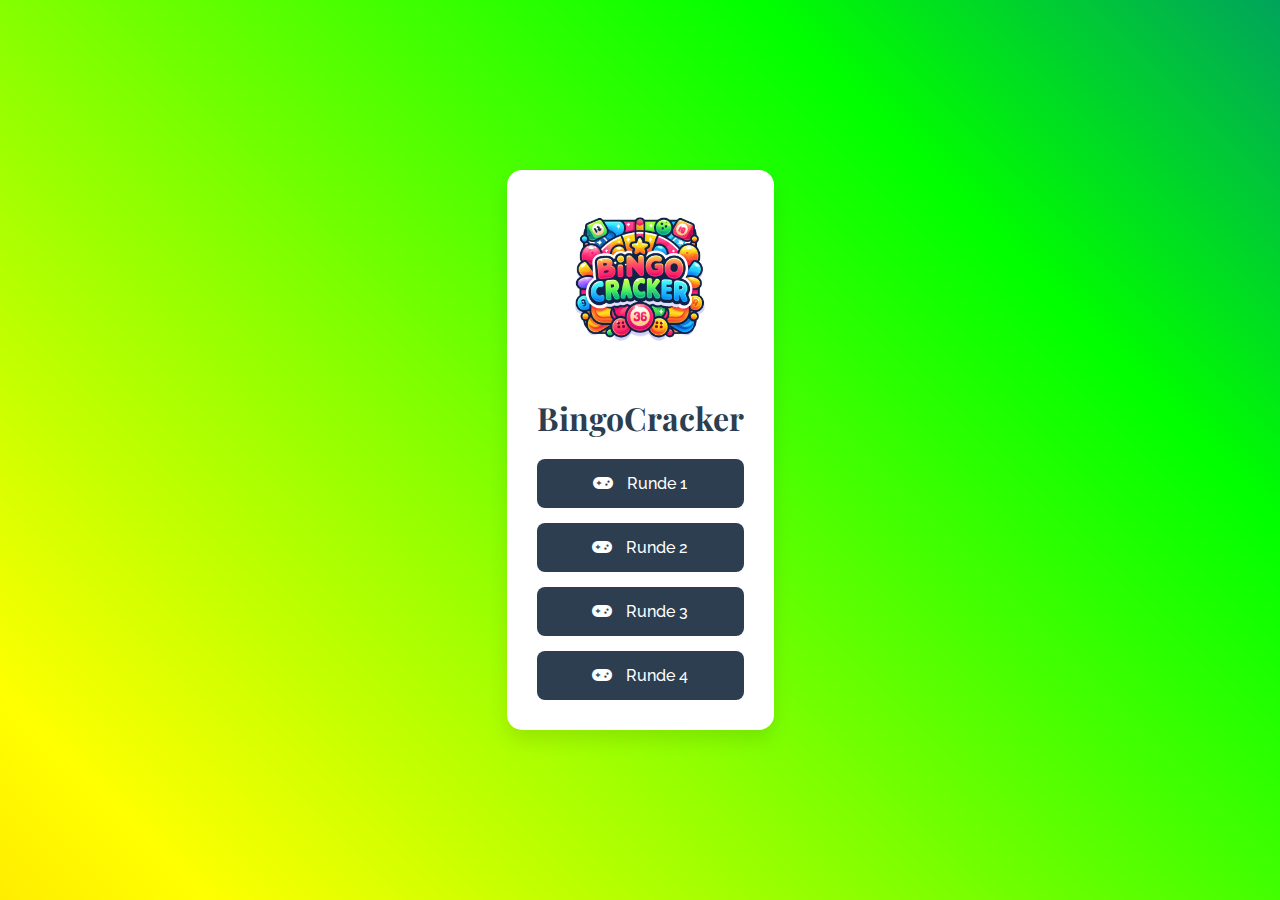
<file: index.html>
<!DOCTYPE html>
<html lang="de">
<head>
    <meta charset="UTF-8">
    <meta name="viewport" content="width=device-width, initial-scale=1.0">
    <title>BingoCracker - Hauptseite</title>
    <link rel="stylesheet" href="styles.css">
    <link rel="stylesheet" href="https://cdnjs.cloudflare.com/ajax/libs/font-awesome/6.0.0-beta3/css/all.min.css"> <!-- Font Awesome -->
    <style>
        @import url('https://fonts.googleapis.com/css2?family=Playfair+Display:wght@700&family=Raleway:wght@400;500&display=swap');

        body {
            display: flex;
            justify-content: center;
            align-items: center;
            height: 100vh;
            background: linear-gradient(45deg, #ff0000, #ff7f00, #ffff00, #00ff00, #0000ff, #4b0082, #8f00ff);
            background-size: 400% 400%;
            animation: gradientAnimation 5s ease infinite;
            margin: 0;
            font-family: 'Raleway', sans-serif;
        }

        @keyframes gradientAnimation {
            0% { background-position: 0% 50%; }
            50% { background-position: 100% 50%; }
            100% { background-position: 0% 50%; }
        }

        .container {
            background-color: #fff;
            padding: 30px;
            border-radius: 15px;
            box-shadow: 0 10px 20px rgba(0, 0, 0, 0.1);
            text-align: center;
        }

        h1 {
            font-family: 'Playfair Display', serif;
            color: #2c3e50;
            margin-bottom: 20px;
        }

        .list-group {
            display: flex;
            flex-direction: column;
            gap: 15px;
        }

        .list-group-item {
            background-color: #2c3e50;
            color: #fff;
            padding: 15px;
            border: none;
            border-radius: 8px;
            text-decoration: none;
            font-weight: 500;
            transition: background-color 0.3s ease, transform 0.3s ease;
        }

        .list-group-item:hover {
            background-color: #34495e;
            transform: translateY(-3px); /* Lift effect */
        }

        .list-group-item i {
            margin-right: 10px;
        }

        .logo {
            width: 150px;
            height: auto;
            margin-bottom: 20px;
        }

        /* Add some fun animations to the buttons */
        .list-group-item {
            position: relative;
            overflow: hidden;
        }

        .list-group-item::after {
            content: '';
            position: absolute;
            top: 0;
            left: -100%;
            width: 100%;
            height: 100%;
            background: rgba(255, 255, 255, 0.2);
            transition: left 0.3s ease;
        }

        .list-group-item:hover::after {
            left: 100%;
        }
    </style>
</head>
<body>
    <div class="container mt-5">
        <img src="333.jpeg" alt="BingoCracker Logo" class="logo">

        <h1 class="mb-4">BingoCracker</h1>
        <div class="list-group">
            <a href="round1.html" class="list-group-item list-group-item-action">
                <i class="fas fa-gamepad"></i> Runde 1
            </a>
            <a href="round2.html" class="list-group-item list-group-item-action">
                <i class="fas fa-gamepad"></i> Runde 2
            </a>
            <a href="round3.html" class="list-group-item list-group-item-action">
                <i class="fas fa-gamepad"></i> Runde 3
            </a>
            <a href="round4.html" class="list-group-item list-group-item-action">
                <i class="fas fa-gamepad"></i> Runde 4
            </a>
        </div>
    </div>
</body>
</html>
</file>
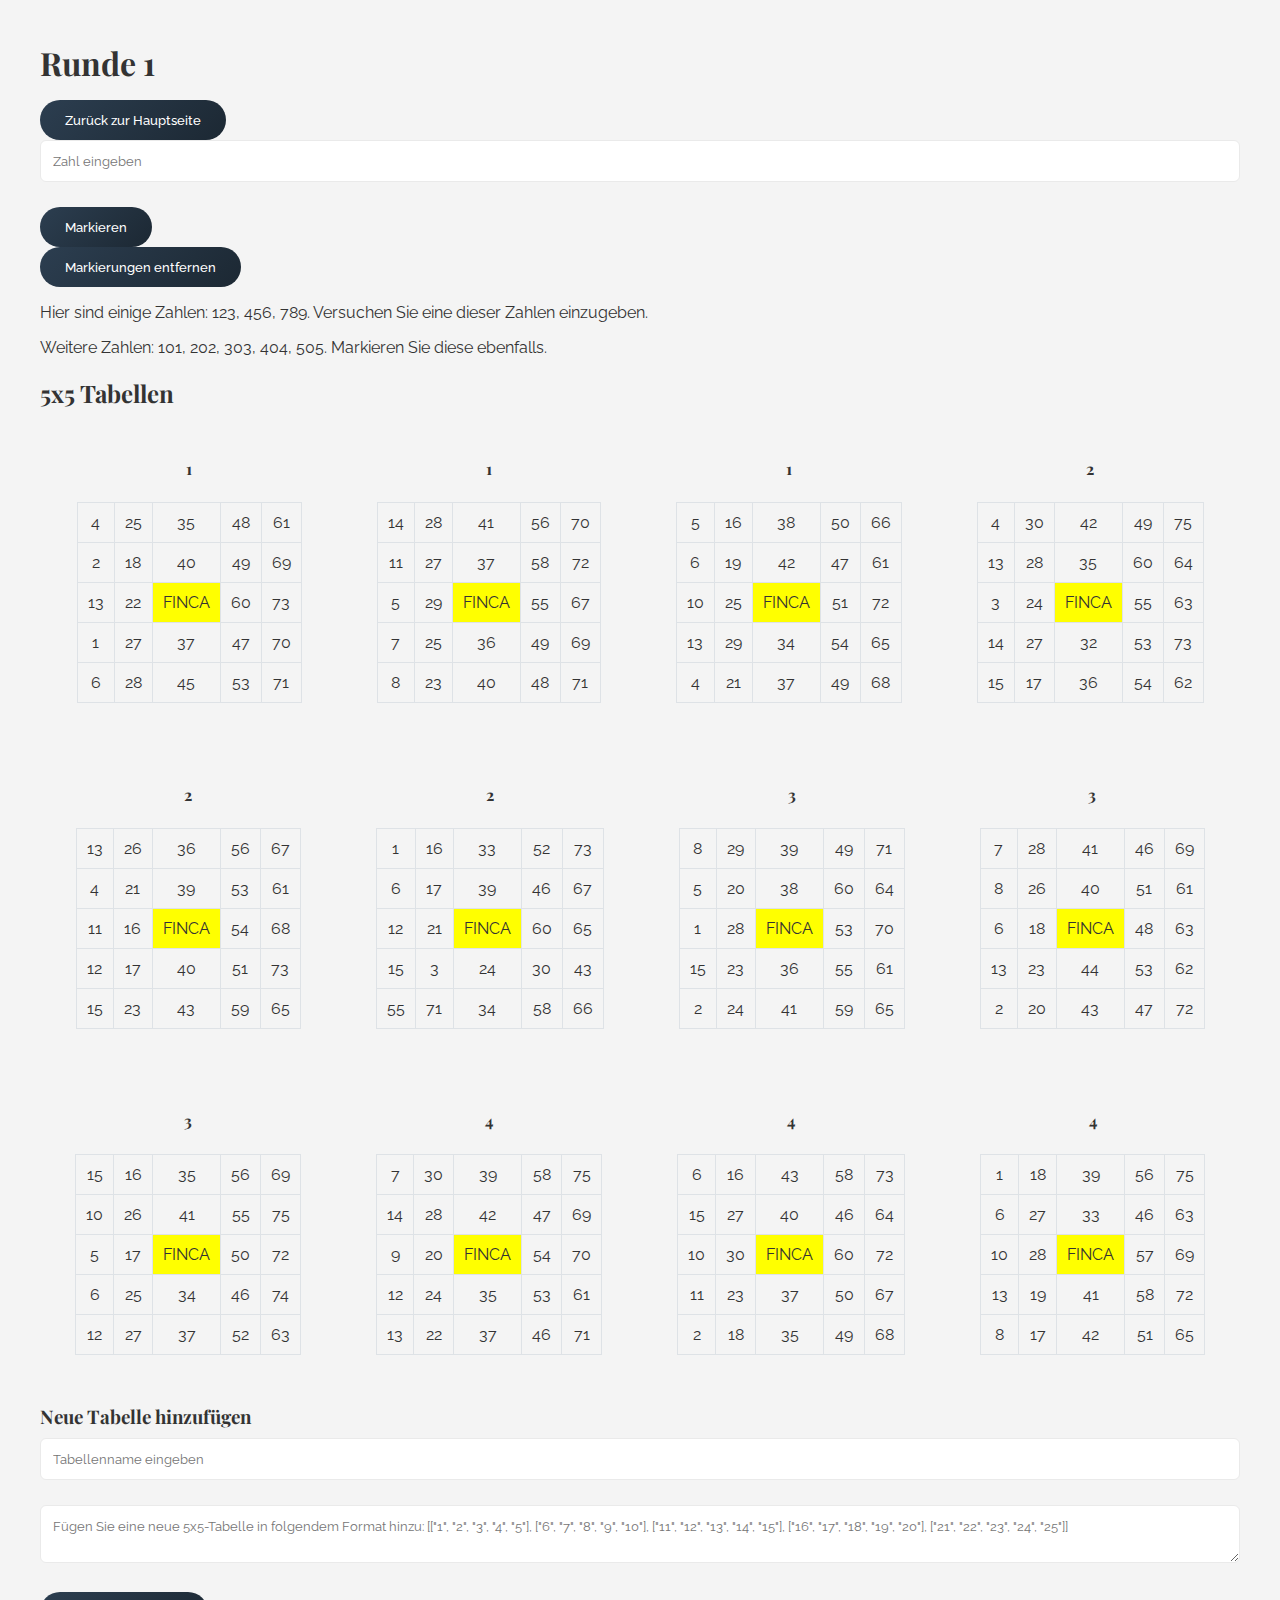
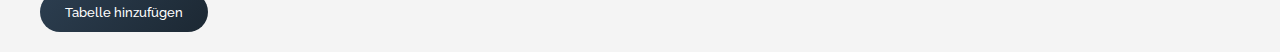
<file: round1.html>
<!DOCTYPE html>
<html lang="de">

<head>
    <meta charset="UTF-8">
    <meta name="viewport" content="width=device-width, initial-scale=1.0">
    <title>Runde 1</title>
    <link rel="stylesheet" href="styles.css">
</head>

<body>
    <div class="container mt-5">
        <h1 class="mb-4">Runde 1</h1>
        <button class="btn btn-secondary mb-4" onclick="goBack()">Zurück zur Hauptseite</button>
        <div class="input-group mb-3">
            <input type="text" id="numberInput" class="form-control" placeholder="Zahl eingeben">
            <div class="input-group-append">
                <button class="btn btn-primary" onclick="highlightNumbers()">Markieren</button>
            </div>
        </div>
        <button class="btn btn-secondary mb-4" onclick="removeHighlights()">Markierungen entfernen</button>

        <div id="content" class="mb-4">
            <p>Hier sind einige Zahlen: 123, 456, 789. Versuchen Sie eine dieser Zahlen einzugeben.</p>
            <p>Weitere Zahlen: 101, 202, 303, 404, 505. Markieren Sie diese ebenfalls.</p>
        </div>

        <h2 class="mb-4">5x5 Tabellen</h2>

        <div id="tablesContainer" class="d-flex flex-wrap">
            <!-- Initiale Tabellen -->

            <div class="table-container initial-table">
                <h4>1</h4>
                <table class="table table-bordered table-striped">
                    <tr>
                        <td>4</td>
                        <td>25</td>
                        <td>35</td>
                        <td>48</td>
                        <td>61</td>
                    </tr>
                    <tr>
                        <td>2</td>
                        <td>18</td>
                        <td>40</td>
                        <td>49</td>
                        <td>69</td>
                    </tr>
                    <tr>
                        <td>13</td>
                        <td>22</td>
                        <td class="highlight">FINCA</td>
                        <td>60</td>
                        <td>73</td>
                    </tr>
                    <tr>
                        <td>1</td>
                        <td>27</td>
                        <td>37</td>
                        <td>47</td>
                        <td>70</td>
                    </tr>
                    <tr>
                        <td>6</td>
                        <td>28</td>
                        <td>45</td>
                        <td>53</td>
                        <td>71</td>
                    </tr>
                </table>
            </div>
            <div class="table-container initial-table">
                <h4>1</h4>
                <table class="table table-bordered table-striped">
                    <tr>
                        <td>14</td>
                        <td>28</td>
                        <td>41</td>
                        <td>56</td>
                        <td>70</td>
                    </tr>
                    <tr>
                        <td>11</td>
                        <td>27</td>
                        <td>37</td>
                        <td>58</td>
                        <td>72</td>
                    </tr>
                    <tr>
                        <td>5</td>
                        <td>29</td>
                        <td class="highlight">FINCA</td>
                        <td>55</td>
                        <td>67</td>
                    </tr>
                    <tr>
                        <td>7</td>
                        <td>25</td>
                        <td>36</td>
                        <td>49</td>
                        <td>69</td>
                    </tr>
                    <tr>
                        <td>8</td>
                        <td>23</td>
                        <td>40</td>
                        <td>48</td>
                        <td>71</td>
                    </tr>
                </table>
            </div>
            <div class="table-container initial-table">
                <h4>1</h4>
                <table class="table table-bordered table-striped">
                    <tr>
                        <td>5</td>
                        <td>16</td>
                        <td>38</td>
                        <td>50</td>
                        <td>66</td>
                    </tr>
                    <tr>
                        <td>6</td>
                        <td>19</td>
                        <td>42</td>
                        <td>47</td>
                        <td>61</td>
                    </tr>
                    <tr>
                        <td>10</td>
                        <td>25</td>
                        <td class="highlight">FINCA</td>
                        <td>51</td>
                        <td>72</td>
                    </tr>
                    <tr>
                        <td>13</td>
                        <td>29</td>
                        <td>34</td>
                        <td>54</td>
                        <td>65</td>
                    </tr>
                    <tr>
                        <td>4</td>
                        <td>21</td>
                        <td>37</td>
                        <td>49</td>
                        <td>68</td>
                    </tr>
                </table>
            </div>
            <div class="table-container initial-table">
                <h4>2</h4>
                <table class="table table-bordered table-striped">
                    <tr>
                        <td>4</td>
                        <td>30</td>
                        <td>42</td>
                        <td>49</td>
                        <td>75</td>
                    </tr>
                    <tr>
                        <td>13</td>
                        <td>28</td>
                        <td>35</td>
                        <td>60</td>
                        <td>64</td>
                    </tr>
                    <tr>
                        <td>3</td>
                        <td>24</td>
                        <td class="highlight">FINCA</td>
                        <td>55</td>
                        <td>63</td>
                    </tr>
                    <tr>
                        <td>14</td>
                        <td>27</td>
                        <td>32</td>
                        <td>53</td>
                        <td>73</td>
                    </tr>
                    <tr>
                        <td>15</td>
                        <td>17</td>
                        <td>36</td>
                        <td>54</td>
                        <td>62</td>
                    </tr>
                </table>
            </div>
            <div class="table-container initial-table">
                <h4>2</h4>
                <table class="table table-bordered table-striped">
                    <tr>
                        <td>13</td>
                        <td>26</td>
                        <td>36</td>
                        <td>56</td>
                        <td>67</td>
                    </tr>
                    <tr>
                        <td>4</td>
                        <td>21</td>
                        <td>39</td>
                        <td>53</td>
                        <td>61</td>
                    </tr>
                    <tr>
                        <td>11</td>
                        <td>16</td>
                        <td class="highlight">FINCA</td>
                        <td>54</td>
                        <td>68</td>
                    </tr>
                    <tr>
                        <td>12</td>
                        <td>17</td>
                        <td>40</td>
                        <td>51</td>
                        <td>73</td>
                    </tr>
                    <tr>
                        <td>15</td>
                        <td>23</td>
                        <td>43</td>
                        <td>59</td>
                        <td>65</td>
                    </tr>
                </table>
            </div>
            <div class="table-container initial-table">
                <h4>2</h4>
                <table class="table table-bordered table-striped">
                    <tr>
                        <td>1</td>
                        <td>16</td>
                        <td>33</td>
                        <td>52</td>
                        <td>73</td>
                    </tr>
                    <tr>
                        <td>6</td>
                        <td>17</td>
                        <td>39</td>
                        <td>46</td>
                        <td>67</td>
                    </tr>
                    <tr>
                        <td>12</td>
                        <td>21</td>
                        <td class="highlight">FINCA</td>
                        <td>60</td>
                        <td>65</td>
                    </tr>
                    <tr>
                        <td>15</td>
                        <td>3</td>
                        <td>24</td>
                        <td>30</td>
                        <td>43</td>
                    </tr>
                    <tr>
                        <td>55</td>
                        <td>71</td>
                        <td>34</td>
                        <td>58</td>
                        <td>66</td>
                    </tr>
                </table>
            </div>
            <div class="table-container initial-table">
                <h4>3</h4>
                <table class="table table-bordered table-striped">
                    <tr>
                        <td>8</td>
                        <td>29</td>
                        <td>39</td>
                        <td>49</td>
                        <td>71</td>
                    </tr>
                    <tr>
                        <td>5</td>
                        <td>20</td>
                        <td>38</td>
                        <td>60</td>
                        <td>64</td>
                    </tr>
                    <tr>
                        <td>1</td>
                        <td>28</td>
                        <td class="highlight">FINCA</td>
                        <td>53</td>
                        <td>70</td>
                    </tr>
                    <tr>
                        <td>15</td>
                        <td>23</td>
                        <td>36</td>
                        <td>55</td>
                        <td>61</td>
                    </tr>
                    <tr>
                        <td>2</td>
                        <td>24</td>
                        <td>41</td>
                        <td>59</td>
                        <td>65</td>
                    </tr>
                </table>
            </div>
            <div class="table-container initial-table">
    <h4>3</h4>
    <table class="table table-bordered table-striped">
        <tr>
            <td>7</td>
            <td>28</td>
            <td>41</td>
            <td>46</td>
            <td>69</td>
        </tr>
        <tr>
            <td>8</td>
            <td>26</td>
            <td>40</td>
            <td>51</td>
            <td>61</td>
        </tr>
        <tr>
            <td>6</td>
            <td>18</td>
            <td class="highlight">FINCA</td>
            <td>48</td>
            <td>63</td>
        </tr>
        <tr>
            <td>13</td>
            <td>23</td>
            <td>44</td>
            <td>53</td>
            <td>62</td>
        </tr>
        <tr>
            <td>2</td>
            <td>20</td>
            <td>43</td>
            <td>47</td>
            <td>72</td>
        </tr>
    </table>
</div>
            <div class="table-container initial-table">
    <h4>3</h4>
    <table class="table table-bordered table-striped">
        <tr>
            <td>15</td>
            <td>16</td>
            <td>35</td>
            <td>56</td>
            <td>69</td>
        </tr>
        <tr>
            <td>10</td>
            <td>26</td>
            <td>41</td>
            <td>55</td>
            <td>75</td>
        </tr>
        <tr>
            <td>5</td>
            <td>17</td>
            <td class="highlight">FINCA</td>
            <td>50</td>
            <td>72</td>
        </tr>
        <tr>
            <td>6</td>
            <td>25</td>
            <td>34</td>
            <td>46</td>
            <td>74</td>
        </tr>
        <tr>
            <td>12</td>
            <td>27</td>
            <td>37</td>
            <td>52</td>
            <td>63</td>
        </tr>
    </table>
</div>
<div class="table-container initial-table">
    <h4>4</h4>
    <table class="table table-bordered table-striped">
        <tr>
            <td>7</td>
            <td>30</td>
            <td>39</td>
            <td>58</td>
            <td>75</td>
        </tr>
        <tr>
            <td>14</td>
            <td>28</td>
            <td>42</td>
            <td>47</td>
            <td>69</td>
        </tr>
        <tr>
            <td>9</td>
            <td>20</td>
            <td class="highlight">FINCA</td>
            <td>54</td>
            <td>70</td>
        </tr>
        <tr>
            <td>12</td>
            <td>24</td>
            <td>35</td>
            <td>53</td>
            <td>61</td>
        </tr>
        <tr>
            <td>13</td>
            <td>22</td>
            <td>37</td>
            <td>46</td>
            <td>71</td>
        </tr>
    </table>
</div>

            <div class="table-container initial-table">
    <h4>4</h4>
    <table class="table table-bordered table-striped">
        <tr>
            <td>6</td>
            <td>16</td>
            <td>43</td>
            <td>58</td>
            <td>73</td>
        </tr>
        <tr>
            <td>15</td>
            <td>27</td>
            <td>40</td>
            <td>46</td>
            <td>64</td>
        </tr>
        <tr>
            <td>10</td>
            <td>30</td>
            <td class="highlight">FINCA</td>
            <td>60</td>
            <td>72</td>
        </tr>
        <tr>
            <td>11</td>
            <td>23</td>
            <td>37</td>
            <td>50</td>
            <td>67</td>
        </tr>
        <tr>
            <td>2</td>
            <td>18</td>
            <td>35</td>
            <td>49</td>
            <td>68</td>
        </tr>
    </table>
</div>

            <div class="table-container initial-table">
    <h4>4</h4>
    <table class="table table-bordered table-striped">
        <tr>
            <td>1</td>
            <td>18</td>
            <td>39</td>
            <td>56</td>
            <td>75</td>
        </tr>
        <tr>
            <td>6</td>
            <td>27</td>
            <td>33</td>
            <td>46</td>
            <td>63</td>
        </tr>
        <tr>
            <td>10</td>
            <td>28</td>
            <td class="highlight">FINCA</td>
            <td>57</td>
            <td>69</td>
        </tr>
        <tr>
            <td>13</td>
            <td>19</td>
            <td>41</td>
            <td>58</td>
            <td>72</td>
        </tr>
        <tr>
            <td>8</td>
            <td>17</td>
            <td>42</td>
            <td>51</td>
            <td>65</td>
        </tr>
    </table>
</div>






        </div>


        <h3 class="mb-3">Neue Tabelle hinzufügen</h3>
        <input type="text" id="newTableName" class="form-control mb-3" placeholder="Tabellenname eingeben">
        <textarea id="newTableData" class="form-control mb-3" placeholder='Fügen Sie eine neue 5x5-Tabelle in folgendem Format hinzu: [["1", "2", "3", "4", "5"], ["6", "7", "8", "9", "10"], ["11", "12", "13", "14", "15"], ["16", "17", "18", "19", "20"], ["21", "22", "23", "24", "25"]]'></textarea>
        <button class="btn btn-success" onclick="addNewTable()">Tabelle hinzufügen</button>
    </div>

    <script>
        const roundKey = 'tables_round1'; // Change this key for each round page
        const highlightsKey = 'highlights_round1'; // Key for storing highlights

        document.addEventListener('DOMContentLoaded', () => {
            // Initiale Daten


            // Lade gespeicherte Tabellen oder verwende initiale Daten
            const storedData = JSON.parse(localStorage.getItem(roundKey)) || initialData;

            // Fülle die Tabelle mit den gespeicherten Daten
            storedData.forEach((tableData, index) => {
                addTableToDOM(tableData.card, tableData.name, index);
            });

            // Event-Listener für Enter-Taste hinzufügen
            document.getElementById('numberInput').addEventListener('keydown', function(event) {
                if (event.key === 'Enter') {
                    highlightNumbers();
                }
            });

            // Restore highlights from local storage
            restoreHighlights();
        });

        function highlightNumbers() {
            // Hole die eingegebene Zahl
            const inputElement = document.getElementById('numberInput');
            const input = inputElement.value.trim();

            if (input) {
                // Finde und markiere alle Vorkommen der Zahl im Textbereich
                const content = document.getElementById('content');
                const regex = new RegExp(`\\b${input}\\b`, 'g');

                content.innerHTML = content.innerHTML.replace(regex, '<span class="highlight">$&</span>');

                // Markiere Zahlen in allen Tabellen
                const cells = document.querySelectorAll('#tablesContainer td');
                cells.forEach(cell => {
                    if (cell.textContent === input) {
                        cell.classList.add('highlight');
                    }
                });

                // Speichere hervorgehobene Zahlen
                saveHighlightedNumber(input);

                // Leere das Eingabefeld
                inputElement.value = '';
            }
        }

        function removeHighlights() {
            const content = document.getElementById('content');
            content.innerHTML = content.innerHTML.replace(/<span class="highlight">([^<]*)<\/span>/g, '$1');

            // Entferne Hervorhebungen aus allen Tabellen
            const cells = document.querySelectorAll('#tablesContainer td');
            cells.forEach(cell => {
                cell.classList.remove('highlight');
            });

            // Leere hervorgehobene Zahlen aus dem lokalen Speicher
            localStorage.removeItem(highlightsKey);
        }

        function addNewTable() {
            const newTableName = document.getElementById('newTableName').value.trim();
            const newTableData = document.getElementById('newTableData').value.trim();

            if (newTableName && newTableData) {
                try {
                    let tableArray;
                    if (newTableData.startsWith('[')) {
                        // Parse as JSON
                        tableArray = JSON.parse(newTableData);
                    } else {
                        // Parse as space-separated values
                        tableArray = newTableData.split('\n').map(row => row.trim().split(/\s+/));
                    }

                    if (tableArray.length === 5 && tableArray.every(row => row.length === 5)) {
                        const storedData = JSON.parse(localStorage.getItem(roundKey)) || [];
                        storedData.push({
                            card: tableArray,
                            round_number: storedData.length + 1,
                            page_number: 1,
                            name: newTableName
                        });
                        localStorage.setItem(roundKey, JSON.stringify(storedData));
                        addTableToDOM(tableArray, newTableName, storedData.length - 1);
                        document.getElementById('newTableName').value = '';
                        document.getElementById('newTableData').value = '';
                    } else {
                        alert('Die Tabelle muss 5x5 sein.');
                    }
                } catch (e) {
                    alert('Ungültiges Format. Bitte geben Sie eine gültige 5x5-Tabelle im JSON-Format oder als Leerzeichen-getrennte Werte ein.');
                }
            } else {
                alert('Bitte geben Sie einen Tabellennamen und Daten ein.');
            }
        }

        function addTableToDOM(tableData, tableName, index) {
            const tablesContainer = document.getElementById('tablesContainer');
            const tableContainer = document.createElement('div');
            tableContainer.classList.add('table-container');
            tableContainer.id = `table-container-${index}`;

            if (tableName) {
                const tableNameElement = document.createElement('h4');
                tableNameElement.textContent = tableName;
                tableContainer.appendChild(tableNameElement);
            }

            const table = document.createElement('table');
            table.id = `table-${index}`;
            table.classList.add('table', 'table-bordered', 'table-striped');

            tableData.forEach((row, rowIndex) => {
                let tr = document.createElement('tr');
                row.forEach((cell, colIndex) => {
                    let td = document.createElement('td');
                    td.textContent = cell;
                    if (rowIndex === 2 && colIndex === 2) { // Middle cell
                        td.classList.add('highlight');
                    }
                    tr.appendChild(td);
                });
                table.appendChild(tr);
            });

            const deleteButton = document.createElement('button');
            deleteButton.textContent = 'Löschen';
            deleteButton.classList.add('btn', 'btn-danger', 'delete-btn');
            deleteButton.onclick = () => {
                deleteTable(index);
            };

            tableContainer.appendChild(table);
            tableContainer.appendChild(deleteButton);
            tablesContainer.appendChild(tableContainer);
        }

        function deleteTable(index) {
            // Entferne die Tabelle aus dem DOM
            const tableContainer = document.getElementById(`table-container-${index}`);
            if (tableContainer) {
                tableContainer.remove();
            }

            // Aktualisiere die gespeicherten Daten
            let storedData = JSON.parse(localStorage.getItem(roundKey));
            storedData.splice(index, 1);
            localStorage.setItem(roundKey, JSON.stringify(storedData));

            // Entferne alle dynamisch hinzugefügten Tabellen aus dem DOM
            const tablesContainer = document.getElementById('tablesContainer');
            tablesContainer.querySelectorAll('.table-container:not(.initial-table)').forEach(node => node.remove());

            // Füge alle verbleibenden Tabellen wieder zum DOM hinzu
            storedData.forEach((tableData, newIndex) => {
                addTableToDOM(tableData.card, tableData.name, newIndex);
            });
        }

        function saveHighlightedNumber(number) {
            let highlightedNumbers = JSON.parse(localStorage.getItem(highlightsKey)) || [];
            if (!highlightedNumbers.includes(number)) {
                highlightedNumbers.push(number);
                localStorage.setItem(highlightsKey, JSON.stringify(highlightedNumbers));
            }
        }

        function restoreHighlights() {
            const highlightedNumbers = JSON.parse(localStorage.getItem(highlightsKey)) || [];
            highlightedNumbers.forEach(number => {
                const regex = new RegExp(`\\b${number}\\b`, 'g');

                // Finde und markiere alle Vorkommen der Zahl im Textbereich
                const content = document.getElementById('content');
                content.innerHTML = content.innerHTML.replace(regex, '<span class="highlight">$&</span>');

                // Markiere Zahlen in allen Tabellen
                const cells = document.querySelectorAll('#tablesContainer td');
                cells.forEach(cell => {
                    if (cell.textContent === number) {
                        cell.classList.add('highlight');
                    }
                });
            });

            // Markiere mittlere Zelle in jeder Tabelle
            const tables = document.querySelectorAll('table');
            tables.forEach(table => {
                const middleCell = table.rows[2].cells[2];
                middleCell.classList.add('highlight');
            });
        }

        function goBack() {
            window.location.href = 'index.html';
        }

    </script>
</body>

</html>
</file>
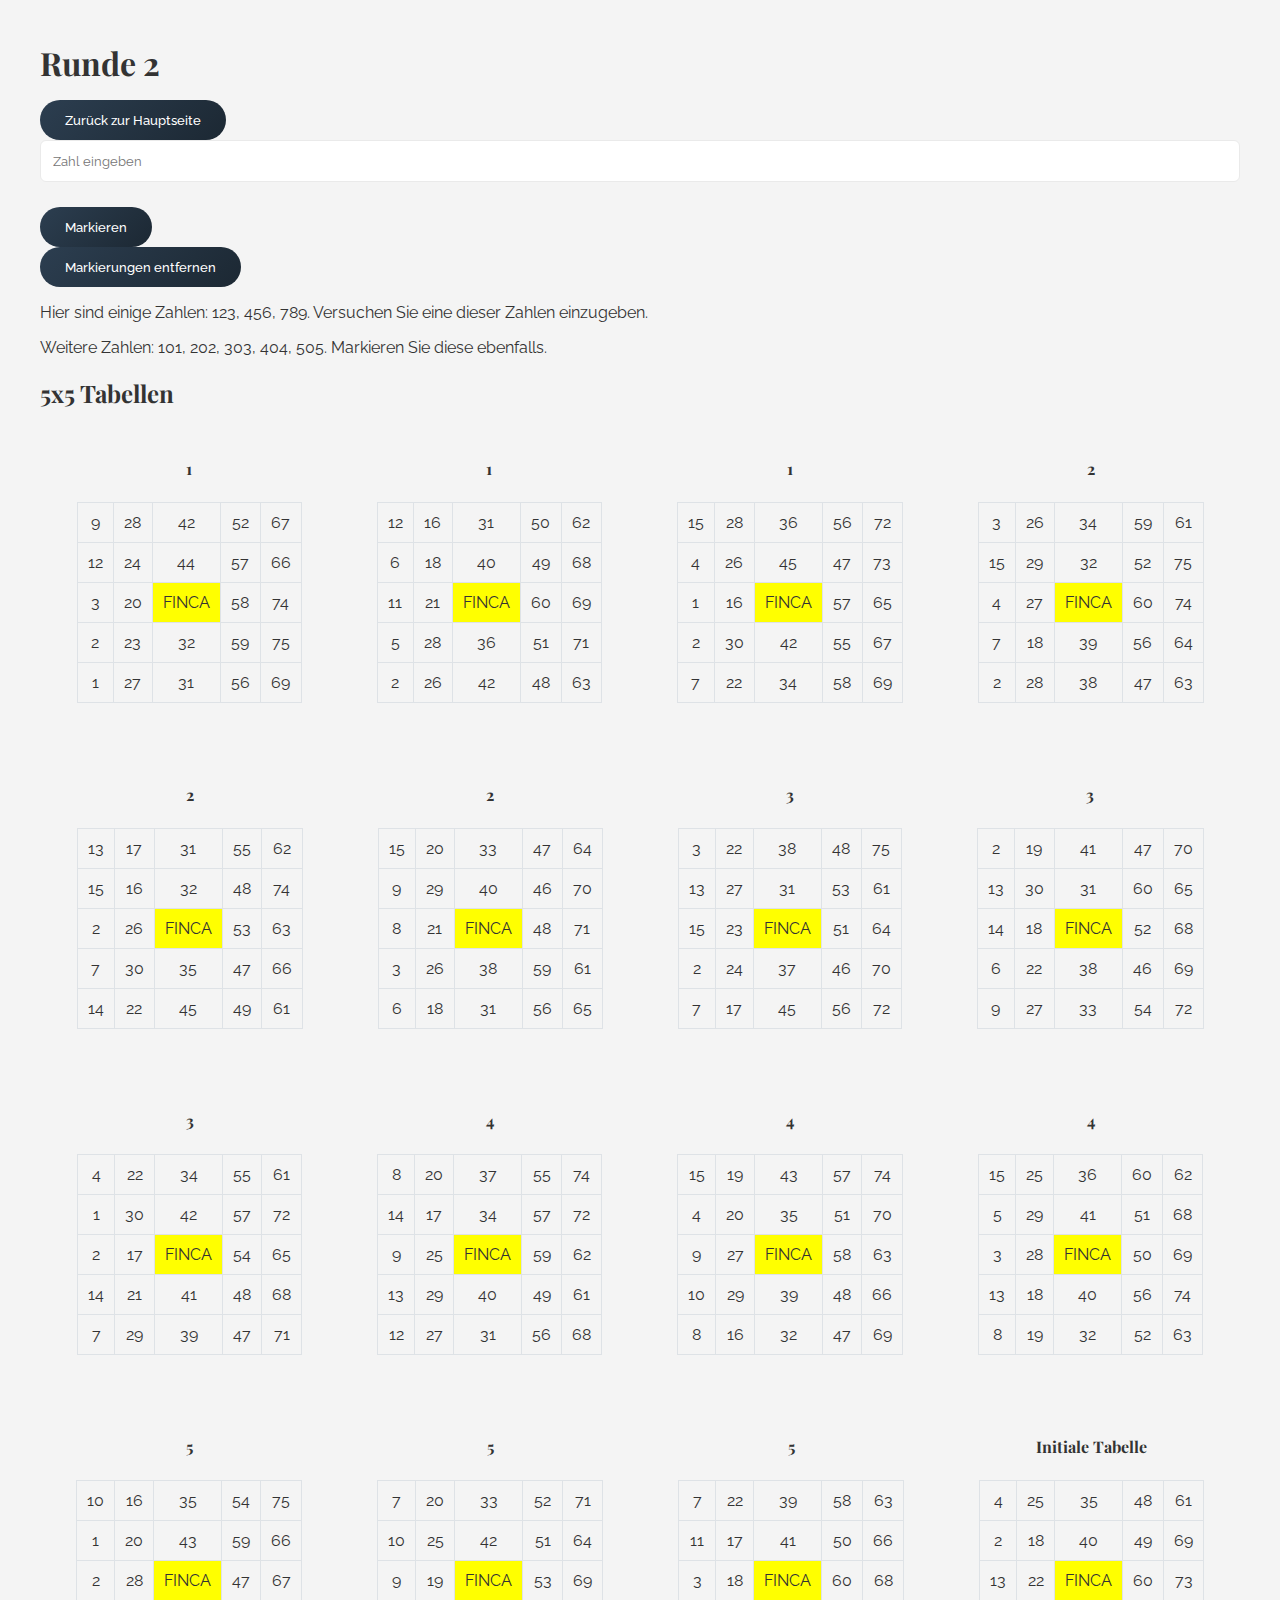
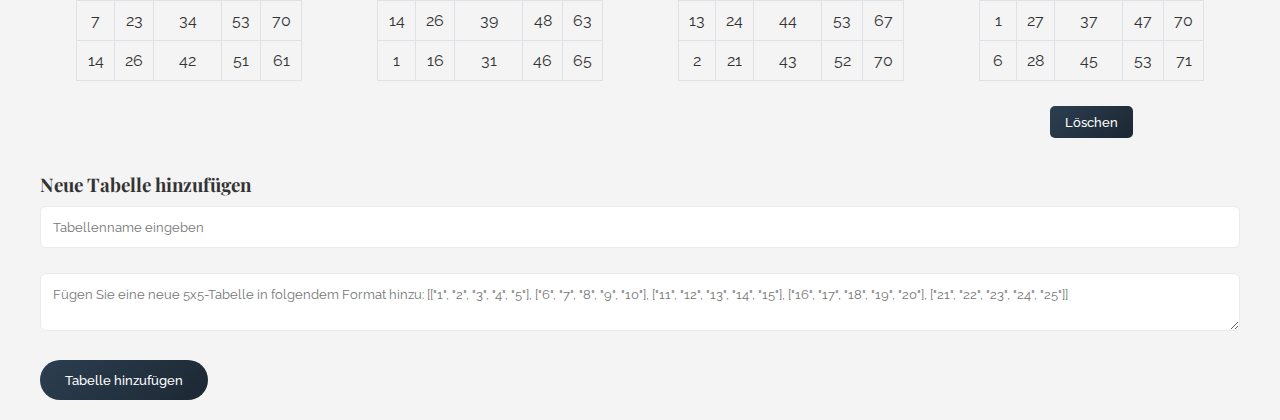
<file: round2.html>
<!DOCTYPE html>
<html lang="de">

<head>
    <meta charset="UTF-8">
    <meta name="viewport" content="width=device-width, initial-scale=1.0">
    <title>Runde 2</title>
    <link rel="stylesheet" href="styles.css">
</head>

<body>

    <div class="container mt-5">
        <h1 class="mb-4">Runde 2</h1>
        <button class="btn btn-secondary mb-4" onclick="goBack()">Zurück zur Hauptseite</button>
        <div class="input-group mb-3">
            <input type="text" id="numberInput" class="form-control" placeholder="Zahl eingeben">
            <div class="input-group-append">
                <button class="btn btn-primary" onclick="highlightNumbers()">Markieren</button>
            </div>
        </div>
        <button class="btn btn-secondary mb-4" onclick="removeHighlights()">Markierungen entfernen</button>

        <div id="content" class="mb-4">
            <p>Hier sind einige Zahlen: 123, 456, 789. Versuchen Sie eine dieser Zahlen einzugeben.</p>
            <p>Weitere Zahlen: 101, 202, 303, 404, 505. Markieren Sie diese ebenfalls.</p>
        </div>

        <h2 class="mb-4">5x5 Tabellen</h2>

        <div id="tablesContainer" class="d-flex flex-wrap">
            <!-- Initiale Tabellen -->

            <div class="table-container initial-table">
                <h4>1</h4>
                <table class="table table-bordered table-striped">
                    <tr>
                        <td>9</td>
                        <td>28</td>
                        <td>42</td>
                        <td>52</td>
                        <td>67</td>
                    </tr>
                    <tr>
                        <td>12</td>
                        <td>24</td>
                        <td>44</td>
                        <td>57</td>
                        <td>66</td>
                    </tr>
                    <tr>
                        <td>3</td>
                        <td>20</td>
                        <td class="highlight">FINCA</td>
                        <td>58</td>
                        <td>74</td>
                    </tr>
                    <tr>
                        <td>2</td>
                        <td>23</td>
                        <td>32</td>
                        <td>59</td>
                        <td>75</td>
                    </tr>
                    <tr>
                        <td>1</td>
                        <td>27</td>
                        <td>31</td>
                        <td>56</td>
                        <td>69</td>
                    </tr>
                </table>
            </div>
            <div class="table-container initial-table">
                <h4>1</h4>
                <table class="table table-bordered table-striped">
                    <tr>
                        <td>12</td>
                        <td>16</td>
                        <td>31</td>
                        <td>50</td>
                        <td>62</td>
                    </tr>
                    <tr>
                        <td>6</td>
                        <td>18</td>
                        <td>40</td>
                        <td>49</td>
                        <td>68</td>
                    </tr>
                    <tr>
                        <td>11</td>
                        <td>21</td>
                        <td class="highlight">FINCA</td>
                        <td>60</td>
                        <td>69</td>
                    </tr>
                    <tr>
                        <td>5</td>
                        <td>28</td>
                        <td>36</td>
                        <td>51</td>
                        <td>71</td>
                    </tr>
                    <tr>
                        <td>2</td>
                        <td>26</td>
                        <td>42</td>
                        <td>48</td>
                        <td>63</td>
                    </tr>
                </table>
            </div>
            <div class="table-container initial-table">
                <h4>1</h4>
                <table class="table table-bordered table-striped">
                    <tr>
                        <td>15</td>
                        <td>28</td>
                        <td>36</td>
                        <td>56</td>
                        <td>72</td>
                    </tr>
                    <tr>
                        <td>4</td>
                        <td>26</td>
                        <td>45</td>
                        <td>47</td>
                        <td>73</td>
                    </tr>
                    <tr>
                        <td>1</td>
                        <td>16</td>
                        <td class="highlight">FINCA</td>
                        <td>57</td>
                        <td>65</td>
                    </tr>
                    <tr>
                        <td>2</td>
                        <td>30</td>
                        <td>42</td>
                        <td>55</td>
                        <td>67</td>
                    </tr>
                    <tr>
                        <td>7</td>
                        <td>22</td>
                        <td>34</td>
                        <td>58</td>
                        <td>69</td>
                    </tr>
                </table>
            </div>
            <div class="table-container initial-table">
                <h4>2</h4>
                <table class="table table-bordered table-striped">
                    <tr>
                        <td>3</td>
                        <td>26</td>
                        <td>34</td>
                        <td>59</td>
                        <td>61</td>
                    </tr>
                    <tr>
                        <td>15</td>
                        <td>29</td>
                        <td>32</td>
                        <td>52</td>
                        <td>75</td>
                    </tr>
                    <tr>
                        <td>4</td>
                        <td>27</td>
                        <td class="highlight">FINCA</td>
                        <td>60</td>
                        <td>74</td>
                    </tr>
                    <tr>
                        <td>7</td>
                        <td>18</td>
                        <td>39</td>
                        <td>56</td>
                        <td>64</td>
                    </tr>
                    <tr>
                        <td>2</td>
                        <td>28</td>
                        <td>38</td>
                        <td>47</td>
                        <td>63</td>
                    </tr>
                </table>
            </div>
            <div class="table-container initial-table">
                <h4>2</h4>
                <table class="table table-bordered table-striped">
                    <tr>
                        <td>13</td>
                        <td>17</td>
                        <td>31</td>
                        <td>55</td>
                        <td>62</td>
                    </tr>
                    <tr>
                        <td>15</td>
                        <td>16</td>
                        <td>32</td>
                        <td>48</td>
                        <td>74</td>
                    </tr>
                    <tr>
                        <td>2</td>
                        <td>26</td>
                        <td class="highlight">FINCA</td>
                        <td>53</td>
                        <td>63</td>
                    </tr>
                    <tr>
                        <td>7</td>
                        <td>30</td>
                        <td>35</td>
                        <td>47</td>
                        <td>66</td>
                    </tr>
                    <tr>
                        <td>14</td>
                        <td>22</td>
                        <td>45</td>
                        <td>49</td>
                        <td>61</td>
                    </tr>
                </table>
            </div>
            <div class="table-container initial-table">
                <h4>2</h4>
                <table class="table table-bordered table-striped">
                    <tr>
                        <td>15</td>
                        <td>20</td>
                        <td>33</td>
                        <td>47</td>
                        <td>64</td>
                    </tr>
                    <tr>
                        <td>9</td>
                        <td>29</td>
                        <td>40</td>
                        <td>46</td>
                        <td>70</td>
                    </tr>
                    <tr>
                        <td>8</td>
                        <td>21</td>
                        <td class="highlight">FINCA</td>
                        <td>48</td>
                        <td>71</td>
                    </tr>
                    <tr>
                        <td>3</td>
                        <td>26</td>
                        <td>38</td>
                        <td>59</td>
                        <td>61</td>
                    </tr>
                    <tr>
                        <td>6</td>
                        <td>18</td>
                        <td>31</td>
                        <td>56</td>
                        <td>65</td>
                    </tr>
                </table>
            </div>
            <div class="table-container initial-table">
                <h4>3</h4>
                <table class="table table-bordered table-striped">
                    <tr>
                        <td>3</td>
                        <td>22</td>
                        <td>38</td>
                        <td>48</td>
                        <td>75</td>
                    </tr>
                    <tr>
                        <td>13</td>
                        <td>27</td>
                        <td>31</td>
                        <td>53</td>
                        <td>61</td>
                    </tr>
                    <tr>
                        <td>15</td>
                        <td>23</td>
                        <td class="highlight">FINCA</td>
                        <td>51</td>
                        <td>64</td>
                    </tr>
                    <tr>
                        <td>2</td>
                        <td>24</td>
                        <td>37</td>
                        <td>46</td>
                        <td>70</td>
                    </tr>
                    <tr>
                        <td>7</td>
                        <td>17</td>
                        <td>45</td>
                        <td>56</td>
                        <td>72</td>
                    </tr>
                </table>
            </div>
            <div class="table-container initial-table">
                <h4>3</h4>
                <table class="table table-bordered table-striped">
                    <tr>
                        <td>2</td>
                        <td>19</td>
                        <td>41</td>
                        <td>47</td>
                        <td>70</td>
                    </tr>
                    <tr>
                        <td>13</td>
                        <td>30</td>
                        <td>31</td>
                        <td>60</td>
                        <td>65</td>
                    </tr>
                    <tr>
                        <td>14</td>
                        <td>18</td>
                        <td class="highlight">FINCA</td>
                        <td>52</td>
                        <td>68</td>
                    </tr>
                    <tr>
                        <td>6</td>
                        <td>22</td>
                        <td>38</td>
                        <td>46</td>
                        <td>69</td>
                    </tr>
                    <tr>
                        <td>9</td>
                        <td>27</td>
                        <td>33</td>
                        <td>54</td>
                        <td>72</td>
                    </tr>
                </table>
            </div>
            <div class="table-container initial-table">
                <h4>3</h4>
                <table class="table table-bordered table-striped">
                    <tr>
                        <td>4</td>
                        <td>22</td>
                        <td>34</td>
                        <td>55</td>
                        <td>61</td>
                    </tr>
                    <tr>
                        <td>1</td>
                        <td>30</td>
                        <td>42</td>
                        <td>57</td>
                        <td>72</td>
                    </tr>
                    <tr>
                        <td>2</td>
                        <td>17</td>
                        <td class="highlight">FINCA</td>
                        <td>54</td>
                        <td>65</td>
                    </tr>
                    <tr>
                        <td>14</td>
                        <td>21</td>
                        <td>41</td>
                        <td>48</td>
                        <td>68</td>
                    </tr>
                    <tr>
                        <td>7</td>
                        <td>29</td>
                        <td>39</td>
                        <td>47</td>
                        <td>71</td>
                    </tr>
                </table>
            </div>
            <div class="table-container initial-table">
    <h4>4</h4>
    <table class="table table-bordered table-striped">
        <tr>
            <td>8</td>
            <td>20</td>
            <td>37</td>
            <td>55</td>
            <td>74</td>
        </tr>
        <tr>
            <td>14</td>
            <td>17</td>
            <td>34</td>
            <td>57</td>
            <td>72</td>
        </tr>
        <tr>
            <td>9</td>
            <td>25</td>
            <td class="highlight">FINCA</td>
            <td>59</td>
            <td>62</td>
        </tr>
        <tr>
            <td>13</td>
            <td>29</td>
            <td>40</td>
            <td>49</td>
            <td>61</td>
        </tr>
        <tr>
            <td>12</td>
            <td>27</td>
            <td>31</td>
            <td>56</td>
            <td>68</td>
        </tr>
    </table>
</div>

<div class="table-container initial-table">
    <h4>4</h4>
    <table class="table table-bordered table-striped">
        <tr>
            <td>15</td>
            <td>19</td>
            <td>43</td>
            <td>57</td>
            <td>74</td>
        </tr>
        <tr>
            <td>4</td>
            <td>20</td>
            <td>35</td>
            <td>51</td>
            <td>70</td>
        </tr>
        <tr>
            <td>9</td>
            <td>27</td>
            <td class="highlight">FINCA</td>
            <td>58</td>
            <td>63</td>
        </tr>
        <tr>
            <td>10</td>
            <td>29</td>
            <td>39</td>
            <td>48</td>
            <td>66</td>
        </tr>
        <tr>
            <td>8</td>
            <td>16</td>
            <td>32</td>
            <td>47</td>
            <td>69</td>
        </tr>
    </table>
</div>

<div class="table-container initial-table">
    <h4>4</h4>
    <table class="table table-bordered table-striped">
        <tr>
            <td>15</td>
            <td>25</td>
            <td>36</td>
            <td>60</td>
            <td>62</td>
        </tr>
        <tr>
            <td>5</td>
            <td>29</td>
            <td>41</td>
            <td>51</td>
            <td>68</td>
        </tr>
        <tr>
            <td>3</td>
            <td>28</td>
            <td class="highlight">FINCA</td>
            <td>50</td>
            <td>69</td>
        </tr>
        <tr>
            <td>13</td>
            <td>18</td>
            <td>40</td>
            <td>56</td>
            <td>74</td>
        </tr>
        <tr>
            <td>8</td>
            <td>19</td>
            <td>32</td>
            <td>52</td>
            <td>63</td>
        </tr>
    </table>
</div>
            <div class="table-container initial-table">
    <h4>5</h4>
    <table class="table table-bordered table-striped">
        <tr>
            <td>10</td>
            <td>16</td>
            <td>35</td>
            <td>54</td>
            <td>75</td>
        </tr>
        <tr>
            <td>1</td>
            <td>20</td>
            <td>43</td>
            <td>59</td>
            <td>66</td>
        </tr>
        <tr>
            <td>2</td>
            <td>28</td>
            <td class="highlight">FINCA</td>
            <td>47</td>
            <td>67</td>
        </tr>
        <tr>
            <td>7</td>
            <td>23</td>
            <td>34</td>
            <td>53</td>
            <td>70</td>
        </tr>
        <tr>
            <td>14</td>
            <td>26</td>
            <td>42</td>
            <td>51</td>
            <td>61</td>
        </tr>
    </table>
</div>

<div class="table-container initial-table">
    <h4>5</h4>
    <table class="table table-bordered table-striped">
        <tr>
            <td>7</td>
            <td>20</td>
            <td>33</td>
            <td>52</td>
            <td>71</td>
        </tr>
        <tr>
            <td>10</td>
            <td>25</td>
            <td>42</td>
            <td>51</td>
            <td>64</td>
        </tr>
        <tr>
            <td>9</td>
            <td>19</td>
            <td class="highlight">FINCA</td>
            <td>53</td>
            <td>69</td>
        </tr>
        <tr>
            <td>14</td>
            <td>26</td>
            <td>39</td>
            <td>48</td>
            <td>63</td>
        </tr>
        <tr>
            <td>1</td>
            <td>16</td>
            <td>31</td>
            <td>46</td>
            <td>65</td>
        </tr>
    </table>
</div>

<div class="table-container initial-table">
    <h4>5</h4>
    <table class="table table-bordered table-striped">
        <tr>
            <td>7</td>
            <td>22</td>
            <td>39</td>
            <td>58</td>
            <td>63</td>
        </tr>
        <tr>
            <td>11</td>
            <td>17</td>
            <td>41</td>
            <td>50</td>
            <td>66</td>
        </tr>
        <tr>
            <td>3</td>
            <td>18</td>
            <td class="highlight">FINCA</td>
            <td>60</td>
            <td>68</td>
        </tr>
        <tr>
            <td>13</td>
            <td>24</td>
            <td>44</td>
            <td>53</td>
            <td>67</td>
        </tr>
        <tr>
            <td>2</td>
            <td>21</td>
            <td>43</td>
            <td>52</td>
            <td>70</td>
        </tr>
    </table>
</div>


        </div>


        <h3 class="mb-3">Neue Tabelle hinzufügen</h3>
        <input type="text" id="newTableName" class="form-control mb-3" placeholder="Tabellenname eingeben">
        <textarea id="newTableData" class="form-control mb-3" placeholder='Fügen Sie eine neue 5x5-Tabelle in folgendem Format hinzu: [["1", "2", "3", "4", "5"], ["6", "7", "8", "9", "10"], ["11", "12", "13", "14", "15"], ["16", "17", "18", "19", "20"], ["21", "22", "23", "24", "25"]]'></textarea>
        <button class="btn btn-success" onclick="addNewTable()">Tabelle hinzufügen</button>
    </div>


    <script>
        const roundKey = 'tables_round2'; // Change this key for each round page
        const highlightsKey = 'highlights_round2'; // Key for storing highlights

        document.addEventListener('DOMContentLoaded', () => {
            // Initiale Daten
            const initialData = [{
                "card": [
                    ["4", "25", "35", "48", "61"],
                    ["2", "18", "40", "49", "69"],
                    ["13", "22", "FINCA", "60", "73"],
                    ["1", "27", "37", "47", "70"],
                    ["6", "28", "45", "53", "71"]
                ],
                "round_number": 1,
                "page_number": 1,
                "name": "Initiale Tabelle"
            }];

            // Lade gespeicherte Tabellen oder verwende initiale Daten
            const storedData = JSON.parse(localStorage.getItem(roundKey)) || initialData;

            // Fülle die Tabelle mit den gespeicherten Daten
            storedData.forEach((tableData, index) => {
                addTableToDOM(tableData.card, tableData.name, index);
            });

            // Event-Listener für Enter-Taste hinzufügen
            document.getElementById('numberInput').addEventListener('keydown', function(event) {
                if (event.key === 'Enter') {
                    highlightNumbers();
                }
            });

            // Restore highlights from local storage
            restoreHighlights();
        });

        function highlightNumbers() {
            // Hole die eingegebene Zahl
            const inputElement = document.getElementById('numberInput');
            const input = inputElement.value.trim();

            if (input) {
                // Finde und markiere alle Vorkommen der Zahl im Textbereich
                const content = document.getElementById('content');
                const regex = new RegExp(`\\b${input}\\b`, 'g');

                content.innerHTML = content.innerHTML.replace(regex, '<span class="highlight">$&</span>');

                // Markiere Zahlen in allen Tabellen
                const cells = document.querySelectorAll('#tablesContainer td');
                cells.forEach(cell => {
                    if (cell.textContent === input) {
                        cell.classList.add('highlight');
                    }
                });

                // Speichere hervorgehobene Zahlen
                saveHighlightedNumber(input);

                // Leere das Eingabefeld
                inputElement.value = '';
            }
        }

        function removeHighlights() {
            const content = document.getElementById('content');
            content.innerHTML = content.innerHTML.replace(/<span class="highlight">([^<]*)<\/span>/g, '$1');

            // Entferne Hervorhebungen aus allen Tabellen
            const cells = document.querySelectorAll('#tablesContainer td');
            cells.forEach(cell => {
                cell.classList.remove('highlight');
            });

            // Leere hervorgehobene Zahlen aus dem lokalen Speicher
            localStorage.removeItem(highlightsKey);
        }

        function addNewTable() {
            const newTableName = document.getElementById('newTableName').value.trim();
            const newTableData = document.getElementById('newTableData').value.trim();

            if (newTableName && newTableData) {
                try {
                    let tableArray;
                    if (newTableData.startsWith('[')) {
                        // Parse as JSON
                        tableArray = JSON.parse(newTableData);
                    } else {
                        // Parse as space-separated values
                        tableArray = newTableData.split('\n').map(row => row.trim().split(/\s+/));
                    }

                    if (tableArray.length === 5 && tableArray.every(row => row.length === 5)) {
                        const storedData = JSON.parse(localStorage.getItem(roundKey)) || [];
                        storedData.push({
                            card: tableArray,
                            round_number: storedData.length + 1,
                            page_number: 1,
                            name: newTableName
                        });
                        localStorage.setItem(roundKey, JSON.stringify(storedData));
                        addTableToDOM(tableArray, newTableName, storedData.length - 1);
                        document.getElementById('newTableName').value = '';
                        document.getElementById('newTableData').value = '';
                    } else {
                        alert('Die Tabelle muss 5x5 sein.');
                    }
                } catch (e) {
                    alert('Ungültiges Format. Bitte geben Sie eine gültige 5x5-Tabelle im JSON-Format oder als Leerzeichen-getrennte Werte ein.');
                }
            } else {
                alert('Bitte geben Sie einen Tabellennamen und Daten ein.');
            }
        }

        function addTableToDOM(tableData, tableName, index) {
            const tablesContainer = document.getElementById('tablesContainer');
            const tableContainer = document.createElement('div');
            tableContainer.classList.add('table-container');
            tableContainer.id = `table-container-${index}`;

            if (tableName) {
                const tableNameElement = document.createElement('h4');
                tableNameElement.textContent = tableName;
                tableContainer.appendChild(tableNameElement);
            }

            const table = document.createElement('table');
            table.id = `table-${index}`;
            table.classList.add('table', 'table-bordered', 'table-striped');

            tableData.forEach((row, rowIndex) => {
                let tr = document.createElement('tr');
                row.forEach((cell, colIndex) => {
                    let td = document.createElement('td');
                    td.textContent = cell;
                    if (rowIndex === 2 && colIndex === 2) { // Middle cell
                        td.classList.add('highlight');
                    }
                    tr.appendChild(td);
                });
                table.appendChild(tr);
            });

            const deleteButton = document.createElement('button');
            deleteButton.textContent = 'Löschen';
            deleteButton.classList.add('btn', 'btn-danger', 'delete-btn');
            deleteButton.onclick = () => {
                deleteTable(index);
            };

            tableContainer.appendChild(table);
            tableContainer.appendChild(deleteButton);
            tablesContainer.appendChild(tableContainer);
        }

        function deleteTable(index) {
            // Entferne die Tabelle aus dem DOM
            const tableContainer = document.getElementById(`table-container-${index}`);
            if (tableContainer) {
                tableContainer.remove();
            }

            // Aktualisiere die gespeicherten Daten
            let storedData = JSON.parse(localStorage.getItem(roundKey));
            storedData.splice(index, 1);
            localStorage.setItem(roundKey, JSON.stringify(storedData));

            // Entferne alle dynamisch hinzugefügten Tabellen aus dem DOM
            const tablesContainer = document.getElementById('tablesContainer');
            tablesContainer.querySelectorAll('.table-container:not(.initial-table)').forEach(node => node.remove());

            // Füge alle verbleibenden Tabellen wieder zum DOM hinzu
            storedData.forEach((tableData, newIndex) => {
                addTableToDOM(tableData.card, tableData.name, newIndex);
            });
        }

        function saveHighlightedNumber(number) {
            let highlightedNumbers = JSON.parse(localStorage.getItem(highlightsKey)) || [];
            if (!highlightedNumbers.includes(number)) {
                highlightedNumbers.push(number);
                localStorage.setItem(highlightsKey, JSON.stringify(highlightedNumbers));
            }
        }

        function restoreHighlights() {
            const highlightedNumbers = JSON.parse(localStorage.getItem(highlightsKey)) || [];
            highlightedNumbers.forEach(number => {
                const regex = new RegExp(`\\b${number}\\b`, 'g');

                // Finde und markiere alle Vorkommen der Zahl im Textbereich
                const content = document.getElementById('content');
                content.innerHTML = content.innerHTML.replace(regex, '<span class="highlight">$&</span>');

                // Markiere Zahlen in allen Tabellen
                const cells = document.querySelectorAll('#tablesContainer td');
                cells.forEach(cell => {
                    if (cell.textContent === number) {
                        cell.classList.add('highlight');
                    }
                });
            });

            // Markiere mittlere Zelle in jeder Tabelle
            const tables = document.querySelectorAll('table');
            tables.forEach(table => {
                const middleCell = table.rows[2].cells[2];
                middleCell.classList.add('highlight');
            });
        }

        function goBack() {
            window.location.href = 'index.html';
        }

    </script>
</body>

</html>
</file>
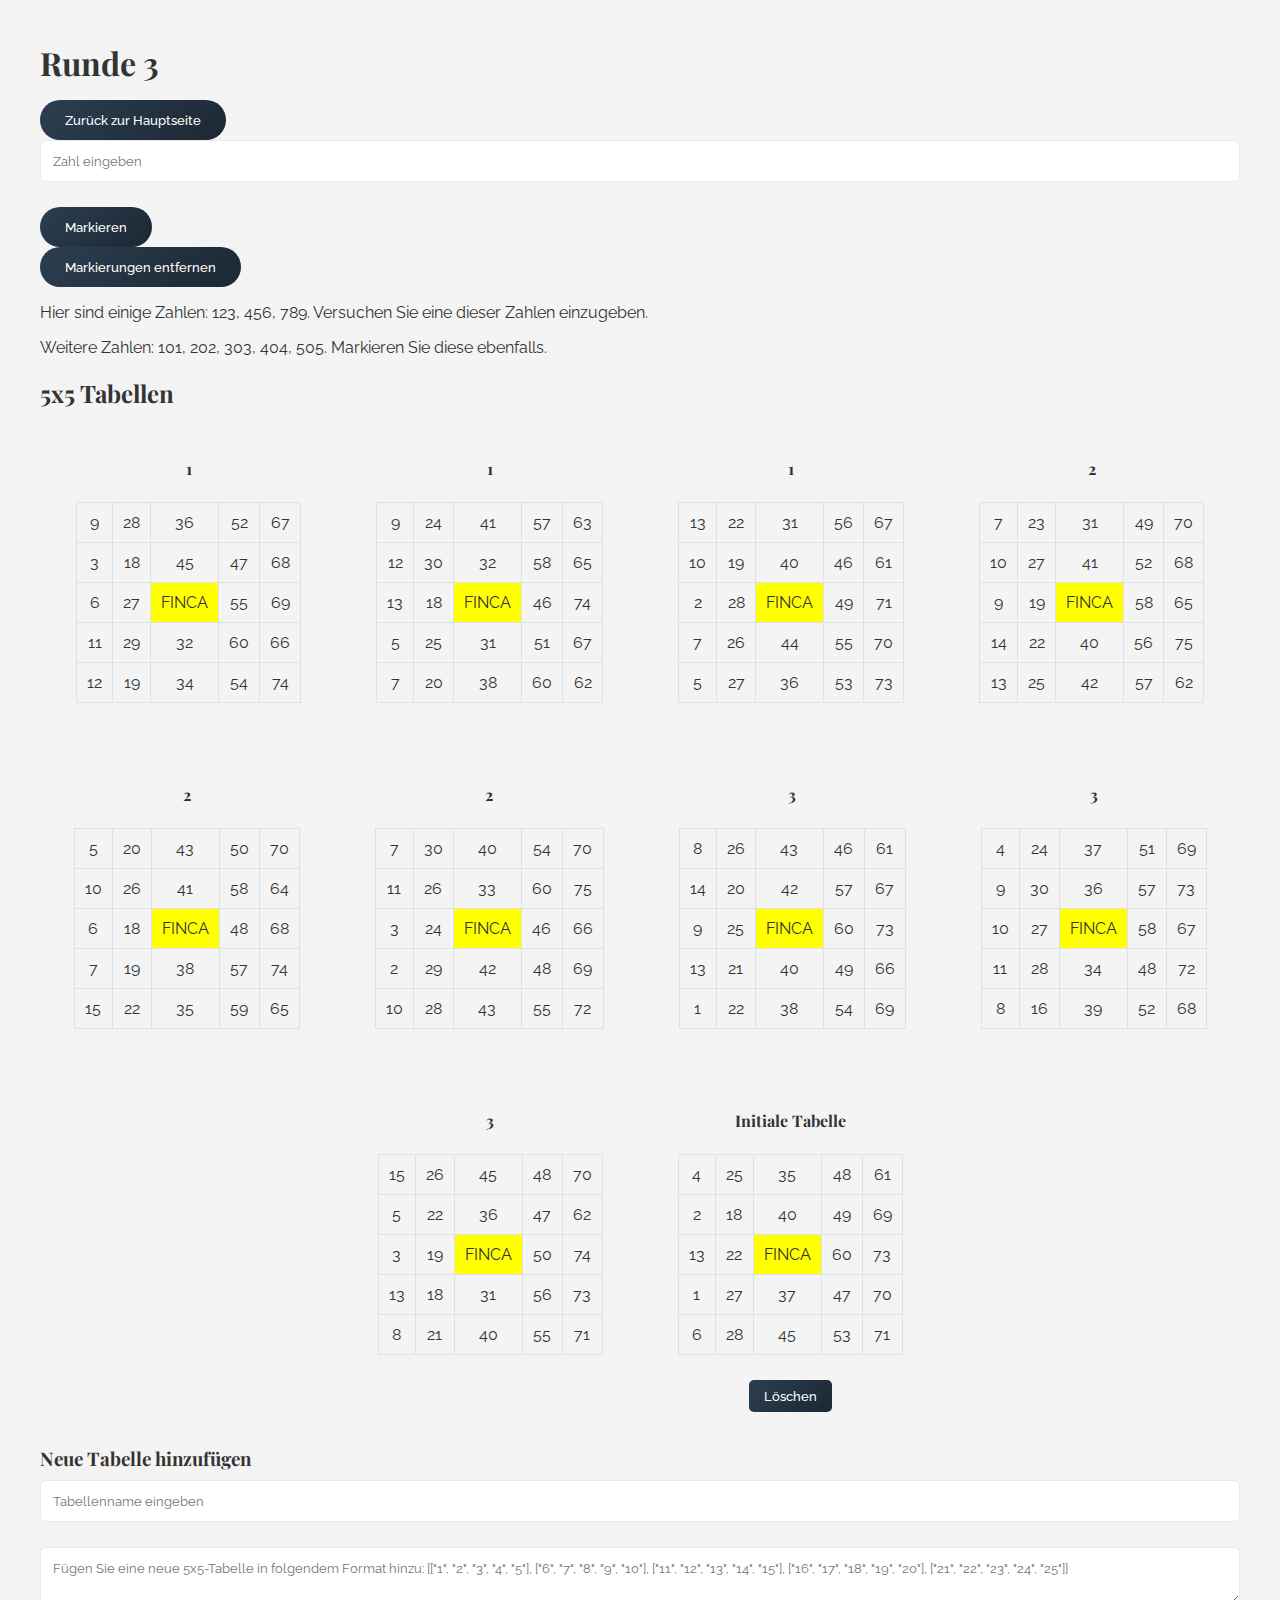
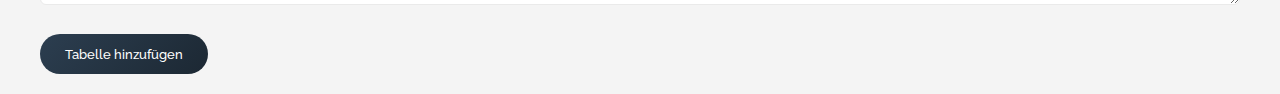
<file: round3.html>
<!DOCTYPE html>
<html lang="de">

<head>
    <meta charset="UTF-8">
    <meta name="viewport" content="width=device-width, initial-scale=1.0">
    <title>Runde 3</title>
    <link rel="stylesheet" href="styles.css">
</head>

<body>
    <div class="container mt-5">
        <h1 class="mb-4">Runde 3</h1>
        <button class="btn btn-secondary mb-4" onclick="goBack()">Zurück zur Hauptseite</button>
        <div class="input-group mb-3">
            <input type="text" id="numberInput" class="form-control" placeholder="Zahl eingeben">
            <div class="input-group-append">
                <button class="btn btn-primary" onclick="highlightNumbers()">Markieren</button>
            </div>
        </div>
        <button class="btn btn-secondary mb-4" onclick="removeHighlights()">Markierungen entfernen</button>

        <div id="content" class="mb-4">
            <p>Hier sind einige Zahlen: 123, 456, 789. Versuchen Sie eine dieser Zahlen einzugeben.</p>
            <p>Weitere Zahlen: 101, 202, 303, 404, 505. Markieren Sie diese ebenfalls.</p>
        </div>

        <h2 class="mb-4">5x5 Tabellen</h2>

        <div id="tablesContainer" class="d-flex flex-wrap">
            <!-- Initiale Tabellen -->

            <div class="table-container initial-table">
                <h4>1</h4>
                <table class="table table-bordered table-striped">
                    <tr>
                        <td>9</td>
                        <td>28</td>
                        <td>36</td>
                        <td>52</td>
                        <td>67</td>
                    </tr>
                    <tr>
                        <td>3</td>
                        <td>18</td>
                        <td>45</td>
                        <td>47</td>
                        <td>68</td>
                    </tr>
                    <tr>
                        <td>6</td>
                        <td>27</td>
                        <td class="highlight">FINCA</td>
                        <td>55</td>
                        <td>69</td>
                    </tr>
                    <tr>
                        <td>11</td>
                        <td>29</td>
                        <td>32</td>
                        <td>60</td>
                        <td>66</td>
                    </tr>
                    <tr>
                        <td>12</td>
                        <td>19</td>
                        <td>34</td>
                        <td>54</td>
                        <td>74</td>
                    </tr>
                </table>
            </div>
            <div class="table-container initial-table">
                <h4>1</h4>
                <table class="table table-bordered table-striped">
                    <tr>
                        <td>9</td>
                        <td>24</td>
                        <td>41</td>
                        <td>57</td>
                        <td>63</td>
                    </tr>
                    <tr>
                        <td>12</td>
                        <td>30</td>
                        <td>32</td>
                        <td>58</td>
                        <td>65</td>
                    </tr>
                    <tr>
                        <td>13</td>
                        <td>18</td>
                        <td class="highlight">FINCA</td>
                        <td>46</td>
                        <td>74</td>
                    </tr>
                    <tr>
                        <td>5</td>
                        <td>25</td>
                        <td>31</td>
                        <td>51</td>
                        <td>67</td>
                    </tr>
                    <tr>
                        <td>7</td>
                        <td>20</td>
                        <td>38</td>
                        <td>60</td>
                        <td>62</td>
                    </tr>
                </table>
            </div>
            <div class="table-container initial-table">
                <h4>1</h4>
                <table class="table table-bordered table-striped">
                    <tr>
                        <td>13</td>
                        <td>22</td>
                        <td>31</td>
                        <td>56</td>
                        <td>67</td>
                    </tr>
                    <tr>
                        <td>10</td>
                        <td>19</td>
                        <td>40</td>
                        <td>46</td>
                        <td>61</td>
                    </tr>
                    <tr>
                        <td>2</td>
                        <td>28</td>
                        <td class="highlight">FINCA</td>
                        <td>49</td>
                        <td>71</td>
                    </tr>
                    <tr>
                        <td>7</td>
                        <td>26</td>
                        <td>44</td>
                        <td>55</td>
                        <td>70</td>
                    </tr>
                    <tr>
                        <td>5</td>
                        <td>27</td>
                        <td>36</td>
                        <td>53</td>
                        <td>73</td>
                    </tr>
                </table>
            </div>
            <div class="table-container initial-table">
                <h4>2</h4>
                <table class="table table-bordered table-striped">
                    <tr>
                        <td>7</td>
                        <td>23</td>
                        <td>31</td>
                        <td>49</td>
                        <td>70</td>
                    </tr>
                    <tr>
                        <td>10</td>
                        <td>27</td>
                        <td>41</td>
                        <td>52</td>
                        <td>68</td>
                    </tr>
                    <tr>
                        <td>9</td>
                        <td>19</td>
                        <td class="highlight">FINCA</td>
                        <td>58</td>
                        <td>65</td>
                    </tr>
                    <tr>
                        <td>14</td>
                        <td>22</td>
                        <td>40</td>
                        <td>56</td>
                        <td>75</td>
                    </tr>
                    <tr>
                        <td>13</td>
                        <td>25</td>
                        <td>42</td>
                        <td>57</td>
                        <td>62</td>
                    </tr>
                </table>
            </div>
            <div class="table-container initial-table">
                <h4>2</h4>
                <table class="table table-bordered table-striped">
                    <tr>
                        <td>5</td>
                        <td>20</td>
                        <td>43</td>
                        <td>50</td>
                        <td>70</td>
                    </tr>
                    <tr>
                        <td>10</td>
                        <td>26</td>
                        <td>41</td>
                        <td>58</td>
                        <td>64</td>
                    </tr>
                    <tr>
                        <td>6</td>
                        <td>18</td>
                        <td class="highlight">FINCA</td>
                        <td>48</td>
                        <td>68</td>
                    </tr>
                    <tr>
                        <td>7</td>
                        <td>19</td>
                        <td>38</td>
                        <td>57</td>
                        <td>74</td>
                    </tr>
                    <tr>
                        <td>15</td>
                        <td>22</td>
                        <td>35</td>
                        <td>59</td>
                        <td>65</td>
                    </tr>
                </table>
            </div>
            <div class="table-container initial-table">
                <h4>2</h4>
                <table class="table table-bordered table-striped">
                    <tr>
                        <td>7</td>
                        <td>30</td>
                        <td>40</td>
                        <td>54</td>
                        <td>70</td>
                    </tr>
                    <tr>
                        <td>11</td>
                        <td>26</td>
                        <td>33</td>
                        <td>60</td>
                        <td>75</td>
                    </tr>
                    <tr>
                        <td>3</td>
                        <td>24</td>
                        <td class="highlight">FINCA</td>
                        <td>46</td>
                        <td>66</td>
                    </tr>
                    <tr>
                        <td>2</td>
                        <td>29</td>
                        <td>42</td>
                        <td>48</td>
                        <td>69</td>
                    </tr>
                    <tr>
                        <td>10</td>
                        <td>28</td>
                        <td>43</td>
                        <td>55</td>
                        <td>72</td>
                    </tr>
                </table>
            </div>
            <div class="table-container initial-table">
                <h4>3</h4>
                <table class="table table-bordered table-striped">
                    <tr>
                        <td>8</td>
                        <td>26</td>
                        <td>43</td>
                        <td>46</td>
                        <td>61</td>
                    </tr>
                    <tr>
                        <td>14</td>
                        <td>20</td>
                        <td>42</td>
                        <td>57</td>
                        <td>67</td>
                    </tr>
                    <tr>
                        <td>9</td>
                        <td>25</td>
                        <td class="highlight">FINCA</td>
                        <td>60</td>
                        <td>73</td>
                    </tr>
                    <tr>
                        <td>13</td>
                        <td>21</td>
                        <td>40</td>
                        <td>49</td>
                        <td>66</td>
                    </tr>
                    <tr>
                        <td>1</td>
                        <td>22</td>
                        <td>38</td>
                        <td>54</td>
                        <td>69</td>
                    </tr>
                </table>
            </div>
            <div class="table-container initial-table">
                <h4>3</h4>
                <table class="table table-bordered table-striped">
                    <tr>
                        <td>4</td>
                        <td>24</td>
                        <td>37</td>
                        <td>51</td>
                        <td>69</td>
                    </tr>
                    <tr>
                        <td>9</td>
                        <td>30</td>
                        <td>36</td>
                        <td>57</td>
                        <td>73</td>
                    </tr>
                    <tr>
                        <td>10</td>
                        <td>27</td>
                        <td class="highlight">FINCA</td>
                        <td>58</td>
                        <td>67</td>
                    </tr>
                    <tr>
                        <td>11</td>
                        <td>28</td>
                        <td>34</td>
                        <td>48</td>
                        <td>72</td>
                    </tr>
                    <tr>
                        <td>8</td>
                        <td>16</td>
                        <td>39</td>
                        <td>52</td>
                        <td>68</td>
                    </tr>
                </table>
            </div>
            <div class="table-container initial-table">
                <h4>3</h4>
                <table class="table table-bordered table-striped">
                    <tr>
                        <td>15</td>
                        <td>26</td>
                        <td>45</td>
                        <td>48</td>
                        <td>70</td>
                    </tr>
                    <tr>
                        <td>5</td>
                        <td>22</td>
                        <td>36</td>
                        <td>47</td>
                        <td>62</td>
                    </tr>
                    <tr>
                        <td>3</td>
                        <td>19</td>
                        <td class="highlight">FINCA</td>
                        <td>50</td>
                        <td>74</td>
                    </tr>
                    <tr>
                        <td>13</td>
                        <td>18</td>
                        <td>31</td>
                        <td>56</td>
                        <td>73</td>
                    </tr>
                    <tr>
                        <td>8</td>
                        <td>21</td>
                        <td>40</td>
                        <td>55</td>
                        <td>71</td>
                    </tr>
                </table>
            </div>
        </div>


        <h3 class="mb-3">Neue Tabelle hinzufügen</h3>
        <input type="text" id="newTableName" class="form-control mb-3" placeholder="Tabellenname eingeben">
        <textarea id="newTableData" class="form-control mb-3" placeholder='Fügen Sie eine neue 5x5-Tabelle in folgendem Format hinzu: [["1", "2", "3", "4", "5"], ["6", "7", "8", "9", "10"], ["11", "12", "13", "14", "15"], ["16", "17", "18", "19", "20"], ["21", "22", "23", "24", "25"]]'></textarea>
        <button class="btn btn-success" onclick="addNewTable()">Tabelle hinzufügen</button>
    </div>

    <script>
        const roundKey = 'tables_round3'; // Change this key for each round page
        const highlightsKey = 'highlights_round3'; // Key for storing highlights

        document.addEventListener('DOMContentLoaded', () => {
            // Initiale Daten
            const initialData = [{
                "card": [
                    ["4", "25", "35", "48", "61"],
                    ["2", "18", "40", "49", "69"],
                    ["13", "22", "FINCA", "60", "73"],
                    ["1", "27", "37", "47", "70"],
                    ["6", "28", "45", "53", "71"]
                ],
                "round_number": 1,
                "page_number": 1,
                "name": "Initiale Tabelle"
            }];

            // Lade gespeicherte Tabellen oder verwende initiale Daten
            const storedData = JSON.parse(localStorage.getItem(roundKey)) || initialData;

            // Fülle die Tabelle mit den gespeicherten Daten
            storedData.forEach((tableData, index) => {
                addTableToDOM(tableData.card, tableData.name, index);
            });

            // Event-Listener für Enter-Taste hinzufügen
            document.getElementById('numberInput').addEventListener('keydown', function(event) {
                if (event.key === 'Enter') {
                    highlightNumbers();
                }
            });

            // Restore highlights from local storage
            restoreHighlights();
        });

        function highlightNumbers() {
            // Hole die eingegebene Zahl
            const inputElement = document.getElementById('numberInput');
            const input = inputElement.value.trim();

            if (input) {
                // Finde und markiere alle Vorkommen der Zahl im Textbereich
                const content = document.getElementById('content');
                const regex = new RegExp(`\\b${input}\\b`, 'g');

                content.innerHTML = content.innerHTML.replace(regex, '<span class="highlight">$&</span>');

                // Markiere Zahlen in allen Tabellen
                const cells = document.querySelectorAll('#tablesContainer td');
                cells.forEach(cell => {
                    if (cell.textContent === input) {
                        cell.classList.add('highlight');
                    }
                });

                // Speichere hervorgehobene Zahlen
                saveHighlightedNumber(input);

                // Leere das Eingabefeld
                inputElement.value = '';
            }
        }

        function removeHighlights() {
            const content = document.getElementById('content');
            content.innerHTML = content.innerHTML.replace(/<span class="highlight">([^<]*)<\/span>/g, '$1');

            // Entferne Hervorhebungen aus allen Tabellen
            const cells = document.querySelectorAll('#tablesContainer td');
            cells.forEach(cell => {
                cell.classList.remove('highlight');
            });

            // Leere hervorgehobene Zahlen aus dem lokalen Speicher
            localStorage.removeItem(highlightsKey);
        }

        function addNewTable() {
            const newTableName = document.getElementById('newTableName').value.trim();
            const newTableData = document.getElementById('newTableData').value.trim();

            if (newTableName && newTableData) {
                try {
                    let tableArray;
                    if (newTableData.startsWith('[')) {
                        // Parse as JSON
                        tableArray = JSON.parse(newTableData);
                    } else {
                        // Parse as space-separated values
                        tableArray = newTableData.split('\n').map(row => row.trim().split(/\s+/));
                    }

                    if (tableArray.length === 5 && tableArray.every(row => row.length === 5)) {
                        const storedData = JSON.parse(localStorage.getItem(roundKey)) || [];
                        storedData.push({
                            card: tableArray,
                            round_number: storedData.length + 1,
                            page_number: 1,
                            name: newTableName
                        });
                        localStorage.setItem(roundKey, JSON.stringify(storedData));
                        addTableToDOM(tableArray, newTableName, storedData.length - 1);
                        document.getElementById('newTableName').value = '';
                        document.getElementById('newTableData').value = '';
                    } else {
                        alert('Die Tabelle muss 5x5 sein.');
                    }
                } catch (e) {
                    alert('Ungültiges Format. Bitte geben Sie eine gültige 5x5-Tabelle im JSON-Format oder als Leerzeichen-getrennte Werte ein.');
                }
            } else {
                alert('Bitte geben Sie einen Tabellennamen und Daten ein.');
            }
        }

        function addTableToDOM(tableData, tableName, index) {
            const tablesContainer = document.getElementById('tablesContainer');
            const tableContainer = document.createElement('div');
            tableContainer.classList.add('table-container');
            tableContainer.id = `table-container-${index}`;

            if (tableName) {
                const tableNameElement = document.createElement('h4');
                tableNameElement.textContent = tableName;
                tableContainer.appendChild(tableNameElement);
            }

            const table = document.createElement('table');
            table.id = `table-${index}`;
            table.classList.add('table', 'table-bordered', 'table-striped');

            tableData.forEach((row, rowIndex) => {
                let tr = document.createElement('tr');
                row.forEach((cell, colIndex) => {
                    let td = document.createElement('td');
                    td.textContent = cell;
                    if (rowIndex === 2 && colIndex === 2) { // Middle cell
                        td.classList.add('highlight');
                    }
                    tr.appendChild(td);
                });
                table.appendChild(tr);
            });

            const deleteButton = document.createElement('button');
            deleteButton.textContent = 'Löschen';
            deleteButton.classList.add('btn', 'btn-danger', 'delete-btn');
            deleteButton.onclick = () => {
                deleteTable(index);
            };

            tableContainer.appendChild(table);
            tableContainer.appendChild(deleteButton);
            tablesContainer.appendChild(tableContainer);
        }

        function deleteTable(index) {
            // Entferne die Tabelle aus dem DOM
            const tableContainer = document.getElementById(`table-container-${index}`);
            if (tableContainer) {
                tableContainer.remove();
            }

            // Aktualisiere die gespeicherten Daten
            let storedData = JSON.parse(localStorage.getItem(roundKey));
            storedData.splice(index, 1);
            localStorage.setItem(roundKey, JSON.stringify(storedData));

            // Entferne alle dynamisch hinzugefügten Tabellen aus dem DOM
            const tablesContainer = document.getElementById('tablesContainer');
            tablesContainer.querySelectorAll('.table-container:not(.initial-table)').forEach(node => node.remove());

            // Füge alle verbleibenden Tabellen wieder zum DOM hinzu
            storedData.forEach((tableData, newIndex) => {
                addTableToDOM(tableData.card, tableData.name, newIndex);
            });
        }

        function saveHighlightedNumber(number) {
            let highlightedNumbers = JSON.parse(localStorage.getItem(highlightsKey)) || [];
            if (!highlightedNumbers.includes(number)) {
                highlightedNumbers.push(number);
                localStorage.setItem(highlightsKey, JSON.stringify(highlightedNumbers));
            }
        }

        function restoreHighlights() {
            const highlightedNumbers = JSON.parse(localStorage.getItem(highlightsKey)) || [];
            highlightedNumbers.forEach(number => {
                const regex = new RegExp(`\\b${number}\\b`, 'g');

                // Finde und markiere alle Vorkommen der Zahl im Textbereich
                const content = document.getElementById('content');
                content.innerHTML = content.innerHTML.replace(regex, '<span class="highlight">$&</span>');

                // Markiere Zahlen in allen Tabellen
                const cells = document.querySelectorAll('#tablesContainer td');
                cells.forEach(cell => {
                    if (cell.textContent === number) {
                        cell.classList.add('highlight');
                    }
                });
            });

            // Markiere mittlere Zelle in jeder Tabelle
            const tables = document.querySelectorAll('table');
            tables.forEach(table => {
                const middleCell = table.rows[2].cells[2];
                middleCell.classList.add('highlight');
            });
        }

        function goBack() {
            window.location.href = 'index.html';
        }

    </script>
</body>

</html>
</file>
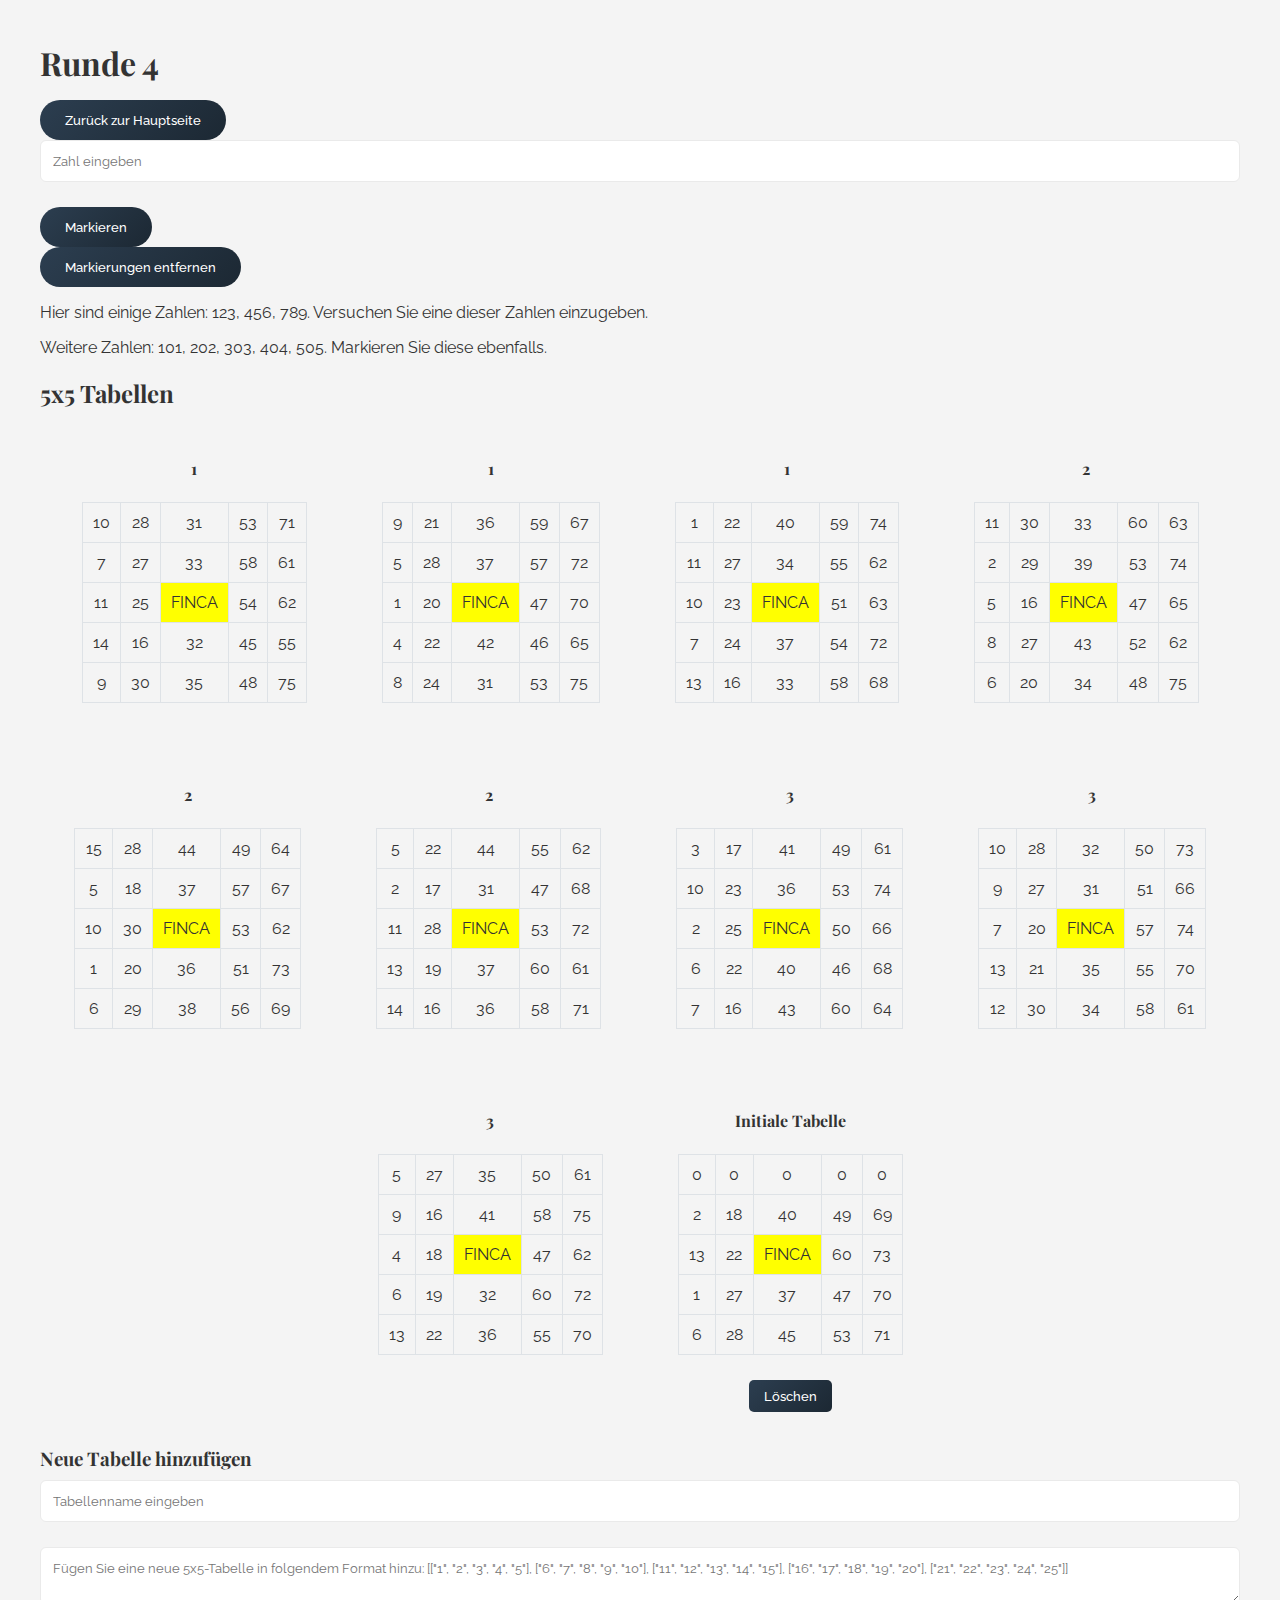
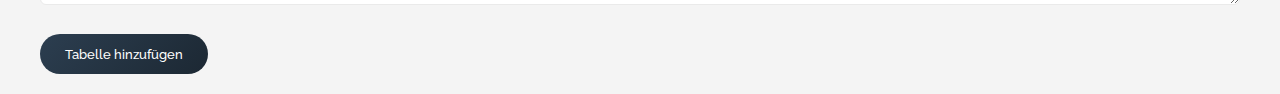
<file: round4.html>
<!DOCTYPE html>
<html lang="de">

<head>
    <meta charset="UTF-8">
    <meta name="viewport" content="width=device-width, initial-scale=1.0">
    <title>Runde 4</title>
    <link rel="stylesheet" href="styles.css">
</head>

<body>
    <div class="container mt-5">
        <h1 class="mb-4">Runde 4</h1>
        <button class="btn btn-secondary mb-4" onclick="goBack()">Zurück zur Hauptseite</button>
        <div class="input-group mb-3">
            <input type="text" id="numberInput" class="form-control" placeholder="Zahl eingeben">
            <div class="input-group-append">
                <button class="btn btn-primary" onclick="highlightNumbers()">Markieren</button>
            </div>
        </div>
        <button class="btn btn-secondary mb-4" onclick="removeHighlights()">Markierungen entfernen</button>

        <div id="content" class="mb-4">
            <p>Hier sind einige Zahlen: 123, 456, 789. Versuchen Sie eine dieser Zahlen einzugeben.</p>
            <p>Weitere Zahlen: 101, 202, 303, 404, 505. Markieren Sie diese ebenfalls.</p>
        </div>

        <h2 class="mb-4">5x5 Tabellen</h2>

        <div id="tablesContainer" class="d-flex flex-wrap">
            <!-- Initiale Tabellen -->

            <div class="table-container initial-table">
                <h4>1</h4>
                <table class="table table-bordered table-striped">
                    <tr>
                        <td>10</td>
                        <td>28</td>
                        <td>31</td>
                        <td>53</td>
                        <td>71</td>
                    </tr>
                    <tr>
                        <td>7</td>
                        <td>27</td>
                        <td>33</td>
                        <td>58</td>
                        <td>61</td>
                    </tr>
                    <tr>
                        <td>11</td>
                        <td>25</td>
                        <td class="highlight">FINCA</td>
                        <td>54</td>
                        <td>62</td>
                    </tr>
                    <tr>
                        <td>14</td>
                        <td>16</td>
                        <td>32</td>
                        <td>45</td>
                        <td>55</td>
                    </tr>
                    <tr>
                        <td>9</td>
                        <td>30</td>
                        <td>35</td>
                        <td>48</td>
                        <td>75</td>
                    </tr>
                </table>
            </div>
            <div class="table-container initial-table">
                <h4>1</h4>
                <table class="table table-bordered table-striped">
                    <tr>
                        <td>9</td>
                        <td>21</td>
                        <td>36</td>
                        <td>59</td>
                        <td>67</td>
                    </tr>
                    <tr>
                        <td>5</td>
                        <td>28</td>
                        <td>37</td>
                        <td>57</td>
                        <td>72</td>
                    </tr>
                    <tr>
                        <td>1</td>
                        <td>20</td>
                        <td class="highlight">FINCA</td>
                        <td>47</td>
                        <td>70</td>
                    </tr>
                    <tr>
                        <td>4</td>
                        <td>22</td>
                        <td>42</td>
                        <td>46</td>
                        <td>65</td>
                    </tr>
                    <tr>
                        <td>8</td>
                        <td>24</td>
                        <td>31</td>
                        <td>53</td>
                        <td>75</td>
                    </tr>
                </table>
            </div>
            <div class="table-container initial-table">
                <h4>1</h4>
                <table class="table table-bordered table-striped">
                    <tr>
                        <td>1</td>
                        <td>22</td>
                        <td>40</td>
                        <td>59</td>
                        <td>74</td>
                    </tr>
                    <tr>
                        <td>11</td>
                        <td>27</td>
                        <td>34</td>
                        <td>55</td>
                        <td>62</td>
                    </tr>
                    <tr>
                        <td>10</td>
                        <td>23</td>
                        <td class="highlight">FINCA</td>
                        <td>51</td>
                        <td>63</td>
                    </tr>
                    <tr>
                        <td>7</td>
                        <td>24</td>
                        <td>37</td>
                        <td>54</td>
                        <td>72</td>
                    </tr>
                    <tr>
                        <td>13</td>
                        <td>16</td>
                        <td>33</td>
                        <td>58</td>
                        <td>68</td>
                    </tr>
                </table>
            </div>
            <div class="table-container initial-table">
                <h4>2</h4>
                <table class="table table-bordered table-striped">
                    <tr>
                        <td>11</td>
                        <td>30</td>
                        <td>33</td>
                        <td>60</td>
                        <td>63</td>
                    </tr>
                    <tr>
                        <td>2</td>
                        <td>29</td>
                        <td>39</td>
                        <td>53</td>
                        <td>74</td>
                    </tr>
                    <tr>
                        <td>5</td>
                        <td>16</td>
                        <td class="highlight">FINCA</td>
                        <td>47</td>
                        <td>65</td>
                    </tr>
                    <tr>
                        <td>8</td>
                        <td>27</td>
                        <td>43</td>
                        <td>52</td>
                        <td>62</td>
                    </tr>
                    <tr>
                        <td>6</td>
                        <td>20</td>
                        <td>34</td>
                        <td>48</td>
                        <td>75</td>
                    </tr>
                </table>
            </div>
            <div class="table-container initial-table">
                <h4>2</h4>
                <table class="table table-bordered table-striped">
                    <tr>
                        <td>15</td>
                        <td>28</td>
                        <td>44</td>
                        <td>49</td>
                        <td>64</td>
                    </tr>
                    <tr>
                        <td>5</td>
                        <td>18</td>
                        <td>37</td>
                        <td>57</td>
                        <td>67</td>
                    </tr>
                    <tr>
                        <td>10</td>
                        <td>30</td>
                        <td class="highlight">FINCA</td>
                        <td>53</td>
                        <td>62</td>
                    </tr>
                    <tr>
                        <td>1</td>
                        <td>20</td>
                        <td>36</td>
                        <td>51</td>
                        <td>73</td>
                    </tr>
                    <tr>
                        <td>6</td>
                        <td>29</td>
                        <td>38</td>
                        <td>56</td>
                        <td>69</td>
                    </tr>
                </table>
            </div>
            <div class="table-container initial-table">
                <h4>2</h4>
                <table class="table table-bordered table-striped">
                    <tr>
                        <td>5</td>
                        <td>22</td>
                        <td>44</td>
                        <td>55</td>
                        <td>62</td>
                    </tr>
                    <tr>
                        <td>2</td>
                        <td>17</td>
                        <td>31</td>
                        <td>47</td>
                        <td>68</td>
                    </tr>
                    <tr>
                        <td>11</td>
                        <td>28</td>
                        <td class="highlight">FINCA</td>
                        <td>53</td>
                        <td>72</td>
                    </tr>
                    <tr>
                        <td>13</td>
                        <td>19</td>
                        <td>37</td>
                        <td>60</td>
                        <td>61</td>
                    </tr>
                    <tr>
                        <td>14</td>
                        <td>16</td>
                        <td>36</td>
                        <td>58</td>
                        <td>71</td>
                    </tr>
                </table>
            </div>
            <div class="table-container initial-table">
                <h4>3</h4>
                <table class="table table-bordered table-striped">
                    <tr>
                        <td>3</td>
                        <td>17</td>
                        <td>41</td>
                        <td>49</td>
                        <td>61</td>
                    </tr>
                    <tr>
                        <td>10</td>
                        <td>23</td>
                        <td>36</td>
                        <td>53</td>
                        <td>74</td>
                    </tr>
                    <tr>
                        <td>2</td>
                        <td>25</td>
                        <td class="highlight">FINCA</td>
                        <td>50</td>
                        <td>66</td>
                    </tr>
                    <tr>
                        <td>6</td>
                        <td>22</td>
                        <td>40</td>
                        <td>46</td>
                        <td>68</td>
                    </tr>
                    <tr>
                        <td>7</td>
                        <td>16</td>
                        <td>43</td>
                        <td>60</td>
                        <td>64</td>
                    </tr>
                </table>
            </div>
            <div class="table-container initial-table">
                <h4>3</h4>
                <table class="table table-bordered table-striped">
                    <tr>
                        <td>10</td>
                        <td>28</td>
                        <td>32</td>
                        <td>50</td>
                        <td>73</td>
                    </tr>
                    <tr>
                        <td>9</td>
                        <td>27</td>
                        <td>31</td>
                        <td>51</td>
                        <td>66</td>
                    </tr>
                    <tr>
                        <td>7</td>
                        <td>20</td>
                        <td class="highlight">FINCA</td>
                        <td>57</td>
                        <td>74</td>
                    </tr>
                    <tr>
                        <td>13</td>
                        <td>21</td>
                        <td>35</td>
                        <td>55</td>
                        <td>70</td>
                    </tr>
                    <tr>
                        <td>12</td>
                        <td>30</td>
                        <td>34</td>
                        <td>58</td>
                        <td>61</td>
                    </tr>
                </table>
            </div>
            <div class="table-container initial-table">
                <h4>3</h4>
                <table class="table table-bordered table-striped">
                    <tr>
                        <td>5</td>
                        <td>27</td>
                        <td>35</td>
                        <td>50</td>
                        <td>61</td>
                    </tr>
                    <tr>
                        <td>9</td>
                        <td>16</td>
                        <td>41</td>
                        <td>58</td>
                        <td>75</td>
                    </tr>
                    <tr>
                        <td>4</td>
                        <td>18</td>
                        <td class="highlight">FINCA</td>
                        <td>47</td>
                        <td>62</td>
                    </tr>
                    <tr>
                        <td>6</td>
                        <td>19</td>
                        <td>32</td>
                        <td>60</td>
                        <td>72</td>
                    </tr>
                    <tr>
                        <td>13</td>
                        <td>22</td>
                        <td>36</td>
                        <td>55</td>
                        <td>70</td>
                    </tr>
                </table>
            </div>
        </div>


        <h3 class="mb-3">Neue Tabelle hinzufügen</h3>
        <input type="text" id="newTableName" class="form-control mb-3" placeholder="Tabellenname eingeben">
        <textarea id="newTableData" class="form-control mb-3" placeholder='Fügen Sie eine neue 5x5-Tabelle in folgendem Format hinzu: [["1", "2", "3", "4", "5"], ["6", "7", "8", "9", "10"], ["11", "12", "13", "14", "15"], ["16", "17", "18", "19", "20"], ["21", "22", "23", "24", "25"]]'></textarea>
        <button class="btn btn-success" onclick="addNewTable()">Tabelle hinzufügen</button>
    </div>

    <script>
        const roundKey = 'tables_round4'; // Change this key for each round page
        const highlightsKey = 'highlights_round4'; // Key for storing highlights

        document.addEventListener('DOMContentLoaded', () => {
            // Initiale Daten
            const initialData = [{
                "card": [
                    ["0", "0", "0", "0", "0"],
                    ["2", "18", "40", "49", "69"],
                    ["13", "22", "FINCA", "60", "73"],
                    ["1", "27", "37", "47", "70"],
                    ["6", "28", "45", "53", "71"]
                ],
                "round_number": 1,
                "page_number": 1,
                "name": "Initiale Tabelle"
            }];

            // Lade gespeicherte Tabellen oder verwende initiale Daten
            const storedData = JSON.parse(localStorage.getItem(roundKey)) || initialData;

            // Fülle die Tabelle mit den gespeicherten Daten
            storedData.forEach((tableData, index) => {
                addTableToDOM(tableData.card, tableData.name, index);
            });

            // Event-Listener für Enter-Taste hinzufügen
            document.getElementById('numberInput').addEventListener('keydown', function(event) {
                if (event.key === 'Enter') {
                    highlightNumbers();
                }
            });

            // Restore highlights from local storage
            restoreHighlights();
        });

        function highlightNumbers() {
            // Hole die eingegebene Zahl
            const inputElement = document.getElementById('numberInput');
            const input = inputElement.value.trim();

            if (input) {
                // Finde und markiere alle Vorkommen der Zahl im Textbereich
                const content = document.getElementById('content');
                const regex = new RegExp(`\\b${input}\\b`, 'g');

                content.innerHTML = content.innerHTML.replace(regex, '<span class="highlight">$&</span>');

                // Markiere Zahlen in allen Tabellen
                const cells = document.querySelectorAll('#tablesContainer td');
                cells.forEach(cell => {
                    if (cell.textContent === input) {
                        cell.classList.add('highlight');
                    }
                });

                // Speichere hervorgehobene Zahlen
                saveHighlightedNumber(input);

                // Leere das Eingabefeld
                inputElement.value = '';
            }
        }

        function removeHighlights() {
            const content = document.getElementById('content');
            content.innerHTML = content.innerHTML.replace(/<span class="highlight">([^<]*)<\/span>/g, '$1');

            // Entferne Hervorhebungen aus allen Tabellen
            const cells = document.querySelectorAll('#tablesContainer td');
            cells.forEach(cell => {
                cell.classList.remove('highlight');
            });

            // Leere hervorgehobene Zahlen aus dem lokalen Speicher
            localStorage.removeItem(highlightsKey);
        }

        function addNewTable() {
            const newTableName = document.getElementById('newTableName').value.trim();
            const newTableData = document.getElementById('newTableData').value.trim();

            if (newTableName && newTableData) {
                try {
                    let tableArray;
                    if (newTableData.startsWith('[')) {
                        // Parse as JSON
                        tableArray = JSON.parse(newTableData);
                    } else {
                        // Parse as space-separated values
                        tableArray = newTableData.split('\n').map(row => row.trim().split(/\s+/));
                    }

                    if (tableArray.length === 5 && tableArray.every(row => row.length === 5)) {
                        const storedData = JSON.parse(localStorage.getItem(roundKey)) || [];
                        storedData.push({
                            card: tableArray,
                            round_number: storedData.length + 1,
                            page_number: 1,
                            name: newTableName
                        });
                        localStorage.setItem(roundKey, JSON.stringify(storedData));
                        addTableToDOM(tableArray, newTableName, storedData.length - 1);
                        document.getElementById('newTableName').value = '';
                        document.getElementById('newTableData').value = '';
                    } else {
                        alert('Die Tabelle muss 5x5 sein.');
                    }
                } catch (e) {
                    alert('Ungültiges Format. Bitte geben Sie eine gültige 5x5-Tabelle im JSON-Format oder als Leerzeichen-getrennte Werte ein.');
                }
            } else {
                alert('Bitte geben Sie einen Tabellennamen und Daten ein.');
            }
        }

        function addTableToDOM(tableData, tableName, index) {
            const tablesContainer = document.getElementById('tablesContainer');
            const tableContainer = document.createElement('div');
            tableContainer.classList.add('table-container');
            tableContainer.id = `table-container-${index}`;

            if (tableName) {
                const tableNameElement = document.createElement('h4');
                tableNameElement.textContent = tableName;
                tableContainer.appendChild(tableNameElement);
            }

            const table = document.createElement('table');
            table.id = `table-${index}`;
            table.classList.add('table', 'table-bordered', 'table-striped');

            tableData.forEach((row, rowIndex) => {
                let tr = document.createElement('tr');
                row.forEach((cell, colIndex) => {
                    let td = document.createElement('td');
                    td.textContent = cell;
                    if (rowIndex === 2 && colIndex === 2) { // Middle cell
                        td.classList.add('highlight');
                    }
                    tr.appendChild(td);
                });
                table.appendChild(tr);
            });

            const deleteButton = document.createElement('button');
            deleteButton.textContent = 'Löschen';
            deleteButton.classList.add('btn', 'btn-danger', 'delete-btn');
            deleteButton.onclick = () => {
                deleteTable(index);
            };

            tableContainer.appendChild(table);
            tableContainer.appendChild(deleteButton);
            tablesContainer.appendChild(tableContainer);
        }

        function deleteTable(index) {
            // Entferne die Tabelle aus dem DOM
            const tableContainer = document.getElementById(`table-container-${index}`);
            if (tableContainer) {
                tableContainer.remove();
            }

            // Aktualisiere die gespeicherten Daten
            let storedData = JSON.parse(localStorage.getItem(roundKey));
            storedData.splice(index, 1);
            localStorage.setItem(roundKey, JSON.stringify(storedData));

            // Entferne alle dynamisch hinzugefügten Tabellen aus dem DOM
            const tablesContainer = document.getElementById('tablesContainer');
            tablesContainer.querySelectorAll('.table-container:not(.initial-table)').forEach(node => node.remove());

            // Füge alle verbleibenden Tabellen wieder zum DOM hinzu
            storedData.forEach((tableData, newIndex) => {
                addTableToDOM(tableData.card, tableData.name, newIndex);
            });
        }

        function saveHighlightedNumber(number) {
            let highlightedNumbers = JSON.parse(localStorage.getItem(highlightsKey)) || [];
            if (!highlightedNumbers.includes(number)) {
                highlightedNumbers.push(number);
                localStorage.setItem(highlightsKey, JSON.stringify(highlightedNumbers));
            }
        }

        function restoreHighlights() {
            const highlightedNumbers = JSON.parse(localStorage.getItem(highlightsKey)) || [];
            highlightedNumbers.forEach(number => {
                const regex = new RegExp(`\\b${number}\\b`, 'g');

                // Finde und markiere alle Vorkommen der Zahl im Textbereich
                const content = document.getElementById('content');
                content.innerHTML = content.innerHTML.replace(regex, '<span class="highlight">$&</span>');

                // Markiere Zahlen in allen Tabellen
                const cells = document.querySelectorAll('#tablesContainer td');
                cells.forEach(cell => {
                    if (cell.textContent === number) {
                        cell.classList.add('highlight');
                    }
                });
            });

            // Markiere mittlere Zelle in jeder Tabelle
            const tables = document.querySelectorAll('table');
            tables.forEach(table => {
                const middleCell = table.rows[2].cells[2];
                middleCell.classList.add('highlight');
            });
        }

        function goBack() {
            window.location.href = 'index.html';
        }

    </script>
</body>

</html>
</file>
<file: styles.css>
@import url('https://fonts.googleapis.com/css2?family=Playfair+Display:wght@700&family=Raleway:wght@400;500&display=swap');

body {
    font-family: 'Raleway', sans-serif;
    background-color: #f4f4f4; /* Slightly more elegant light background color */
    color: #333; /* Dark, rich text color */
    margin: 0;
    padding: 0;
}
h1, h2, h3, h4, h5, h6 {
    font-family: 'Playfair Display', serif;
    color: #333; /* Richer dark color for headings */
    margin-bottom: 0.5em;
}
.container {
    max-width: 1200px;
    margin: auto;
    padding: 20px;
}
button, .button {
    font-family: 'Raleway', sans-serif;
    font-weight: 500;
    background: linear-gradient(135deg, #2c3e50, #1c2833); /* Gradient for button */
    color: #fff;
    border: none;
    padding: 12px 25px;
    border-radius: 30px; /* More rounded buttons */
    cursor: pointer;
    transition: background-color 0.3s ease, transform 0.3s ease;
}
button:hover, .button:hover {
    background: linear-gradient(135deg, #34495e, #2c3e50); /* Slightly lighter gradient on hover */
    transform: translateY(-2px); /* Slight lift effect */
}
a {
    color: #2c3e50;
    text-decoration: none;
    transition: color 0.3s ease;
}
a:hover {
    color: #e74c3c; /* Rich, luxurious accent color */
}
.card {
    background-color: #fff;
    border: 1px solid #eaeaea;
    border-radius: 12px; /* More rounded corners */
    padding: 25px;
    box-shadow: 0 6px 12px rgba(0, 0, 0, 0.1); /* Deeper shadow for a more premium feel */
    margin-bottom: 25px;
}
.navbar {
    background-color: #2c3e50;
    padding: 15px;
    box-shadow: 0 4px 8px rgba(0, 0, 0, 0.1); /* Subtle shadow for navbar */
}
.navbar a {
    color: #fff;
    margin: 0 20px;
    font-weight: 500;
    transition: color 0.3s ease;
}
.navbar a:hover {
    color: #e74c3c;
}
table {
    border-collapse: collapse;
    margin: 15px;
    width: auto; /* Adjusted to auto for better spacing */
}
table, th, td {
    border: 1px solid #dee2e6;
    padding: 10px; /* More padding for better spacing */
    text-align: center;
}
input, textarea {
    font-family: 'Raleway', sans-serif;
    border: 1px solid #eaeaea;
    border-radius: 6px; /* Slightly more rounded corners */
    padding: 12px;
    width: 100%;
    box-sizing: border-box;
    margin-bottom: 25px;
    transition: border-color 0.3s ease;
}
input:focus, textarea:focus {
    border-color: #2c3e50; /* Border color on focus for elegance */
    outline: none;
}
.table-container {
    display: flex;
    flex-direction: column;
    align-items: center;
    margin: 15px;
}
#tablesContainer {
    display: flex;
    flex-wrap: wrap;
    justify-content: center;
    gap: 15px; /* Adding gap for better spacing */
}
.delete-btn {
    margin-top: 10px;
    padding: 8px 15px; /* Larger padding for delete button */
    background-color: #e74c3c; /* Red background for delete button */
    color: #fff;
    border: none;
    border-radius: 5px;
    cursor: pointer;
    transition: background-color 0.3s ease;
}
.delete-btn:hover {
    background-color: #c0392b; /* Darker red on hover */
}
.highlight {
    background-color: yellow;
}
</file>
